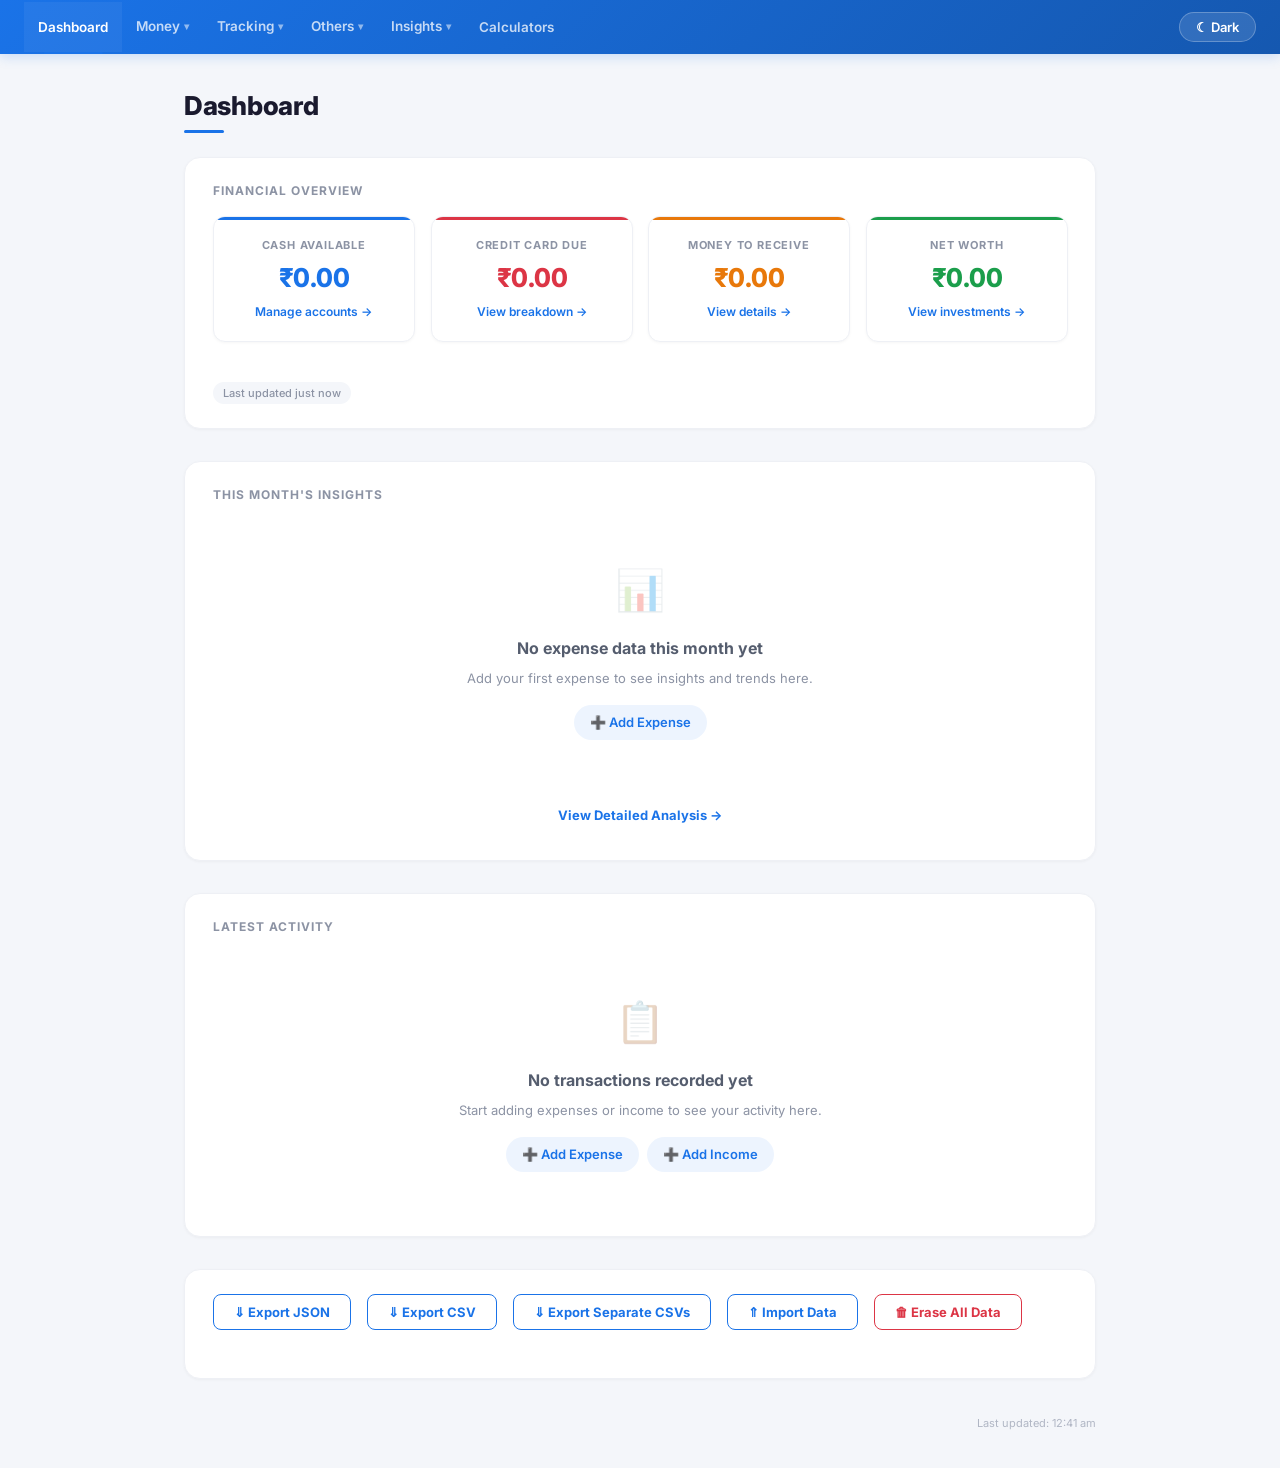
<file: index.html>
<!DOCTYPE html>
<html lang="en">
<head>
  <meta charset="UTF-8">
  <meta name="viewport" content="width=device-width, initial-scale=1.0">
  <title>Finance Tracker – Dashboard</title>
  <link rel="stylesheet" href="css/design-system.css">
  <link rel="stylesheet" href="css/styles.css">
  <link rel="stylesheet" href="css/components.css">
  <link rel="stylesheet" href="css/darkmode.css">
  <link rel="stylesheet" href="css/animations.css">
  <link rel="stylesheet" href="css/responsive.css">
</head>
<body>
  <nav data-app-nav data-active="dashboard" data-base-path="root"></nav>
  <script src="js/components/navbar.js"></script>

  <div class="container">
    <h1>Dashboard</h1>

    <!-- 1. Financial Overview -->
    <div class="dash-section">
      <div class="dash-section-title">Financial Overview</div>
      <div class="cards cards--overview">
        <div class="card balance">
          <h3>Cash Available</h3>
          <div class="amount" id="availableBalance">&#8377;0</div>
          <a href="views/accounts.html" class="card-action">Manage accounts &rarr;</a>
        </div>
        <div class="card expense">
          <h3>Credit Card Due</h3>
          <div class="amount" id="ccOutstanding">&#8377;0</div>
          <a href="views/accounts.html" class="card-action">View breakdown &rarr;</a>
        </div>
        <div class="card savings">
          <h3>Money to Receive</h3>
          <div class="amount" id="lendingPending">&#8377;0</div>
          <a href="views/lending.html" class="card-action">View details &rarr;</a>
        </div>
        <div class="card income">
          <h3>Net Worth</h3>
          <div class="amount" id="netWorthAmount">&#8377;0</div>
          <a href="views/investments.html" class="card-action">View investments &rarr;</a>
        </div>
      </div>
      <div id="dashIndicators" class="dash-indicators"></div>
      <div id="dashSignals" class="dash-signals"></div>
    </div>

    <!-- 2. Financial Health Score -->
    <div class="dash-section" id="healthScoreSection">
      <div class="dash-section-title">&#x1F3AF; Financial Health Score</div>
      <div class="health-score-wrap">
        <div class="health-score-ring-wrap">
          <svg class="health-ring" viewBox="0 0 120 120" width="120" height="120">
            <circle class="health-ring-bg" cx="60" cy="60" r="52" fill="none" stroke-width="10"/>
            <circle class="health-ring-fill" id="healthRingFill" cx="60" cy="60" r="52" fill="none" stroke-width="10"
              stroke-dasharray="326.73" stroke-dashoffset="326.73" transform="rotate(-90 60 60)"/>
          </svg>
          <div class="health-score-center">
            <div class="health-score-num" id="healthScoreNum">–</div>
            <div class="health-score-label">/ 100</div>
          </div>
        </div>
        <div class="health-score-factors">
          <div class="health-factor" id="hf-savings">
            <span class="hf-icon">&#x1F4B0;</span>
            <div class="hf-body">
              <div class="hf-name">Savings Rate</div>
              <div class="hf-bar"><div class="hf-bar-fill" id="hfSavingsBar"></div></div>
            </div>
            <span class="hf-score" id="hfSavingsScore">–</span>
          </div>
          <div class="health-factor" id="hf-budget">
            <span class="hf-icon">&#x1F4CB;</span>
            <div class="hf-body">
              <div class="hf-name">Budget Control</div>
              <div class="hf-bar"><div class="hf-bar-fill" id="hfBudgetBar"></div></div>
            </div>
            <span class="hf-score" id="hfBudgetScore">–</span>
          </div>
          <div class="health-factor" id="hf-lending">
            <span class="hf-icon">&#x1F91D;</span>
            <div class="hf-body">
              <div class="hf-name">Lending Exposure</div>
              <div class="hf-bar"><div class="hf-bar-fill" id="hfLendingBar"></div></div>
            </div>
            <span class="hf-score" id="hfLendingScore">–</span>
          </div>
          <div class="health-factor" id="hf-trend">
            <span class="hf-icon">&#x1F4C9;</span>
            <div class="hf-body">
              <div class="hf-name">Expense Trend</div>
              <div class="hf-bar"><div class="hf-bar-fill" id="hfTrendBar"></div></div>
            </div>
            <span class="hf-score" id="hfTrendScore">–</span>
          </div>
        </div>
        <div class="health-score-verdict" id="healthVerdict"></div>
      </div>
    </div>

    <!-- 3. This Month's Insights -->
    <div class="dash-section">
      <div class="dash-section-title">This Month's Insights</div>
      <div class="insight-grid" id="insightGrid"></div>
      <a href="views/analytics.html" class="section-action-link">View Detailed Analysis &rarr;</a>
    </div>

    <!-- Budget Warnings -->
    <div id="budgetWarningsSection" style="display:none;" class="dash-section">
      <div class="dash-section-title">&#9888; Budget Warnings</div>
      <div id="budgetWarnings" class="budget-warning-bar"></div>
    </div>

    <!-- 3. Latest Activity -->
    <div class="dash-section">
      <div class="dash-section-title">Latest Activity</div>
      <div id="latestActivity" class="latest-activity"></div>
    </div>

    <!-- Recurring Added Today -->
    <div id="recurringTodaySection" style="display:none;" class="dash-section">
      <div class="dash-section-title">&#128260; Auto-added Today (Recurring)</div>
      <div id="recurringToday" class="recurring-today-list"></div>
    </div>

    <!-- Export/Import -->
    <div class="dash-section dash-section--export">
      <button class="btn-export" onclick="exportData()">&#8659; Export JSON</button>
      <button class="btn-export" onclick="exportCSV()" style="margin-left:8px;">&#8659; Export CSV</button>
      <button class="btn-export" onclick="exportSeparateCSV()" style="margin-left:8px;">&#8659; Export Separate CSVs</button>
      <button class="btn-export" onclick="importData()" style="margin-left:8px;">&#8657; Import Data</button>
      <button class="btn-export btn-export-danger" onclick="eraseAllData()" style="margin-left:8px;">&#128465; Erase All Data</button>
    </div>

  </div>

  <script src="js/utils/utils.js"></script>
  <script src="js/storage/storageAdapter.js"></script>
  <script src="js/data/dataService.js"></script>
  <script src="js/services/transactionService.js"></script>
  <script src="js/services/appState.js"></script>
  <script src="js/utils/formatters.js"></script>
  <script src="js/templates/templates.js"></script>
  <script src="js/cache/selectors.js"></script>
  <script src="js/validation/validationCore.js"></script>
  <script src="js/validation/amountValidator.js"></script>
  <script src="js/validation/accountValidator.js"></script>
  <script src="js/validation/lendingValidator.js"></script>
  <script src="js/validation/calculatorValidator.js"></script>
  <script src="js/storage/restApiAdapter.js"></script>
  <script src="js/services/filterService.js"></script>
  <script src="js/services/accountService.js"></script>
  <script src="js/components/metricCard.js"></script>
  <script src="js/components/sectionHeader.js"></script>
  <script src="js/components/emptyState.js"></script>
  <script src="js/components/chartCard.js"></script>
  <script src="js/ui/dashboard.js"></script>
</body>
</html>
</file>
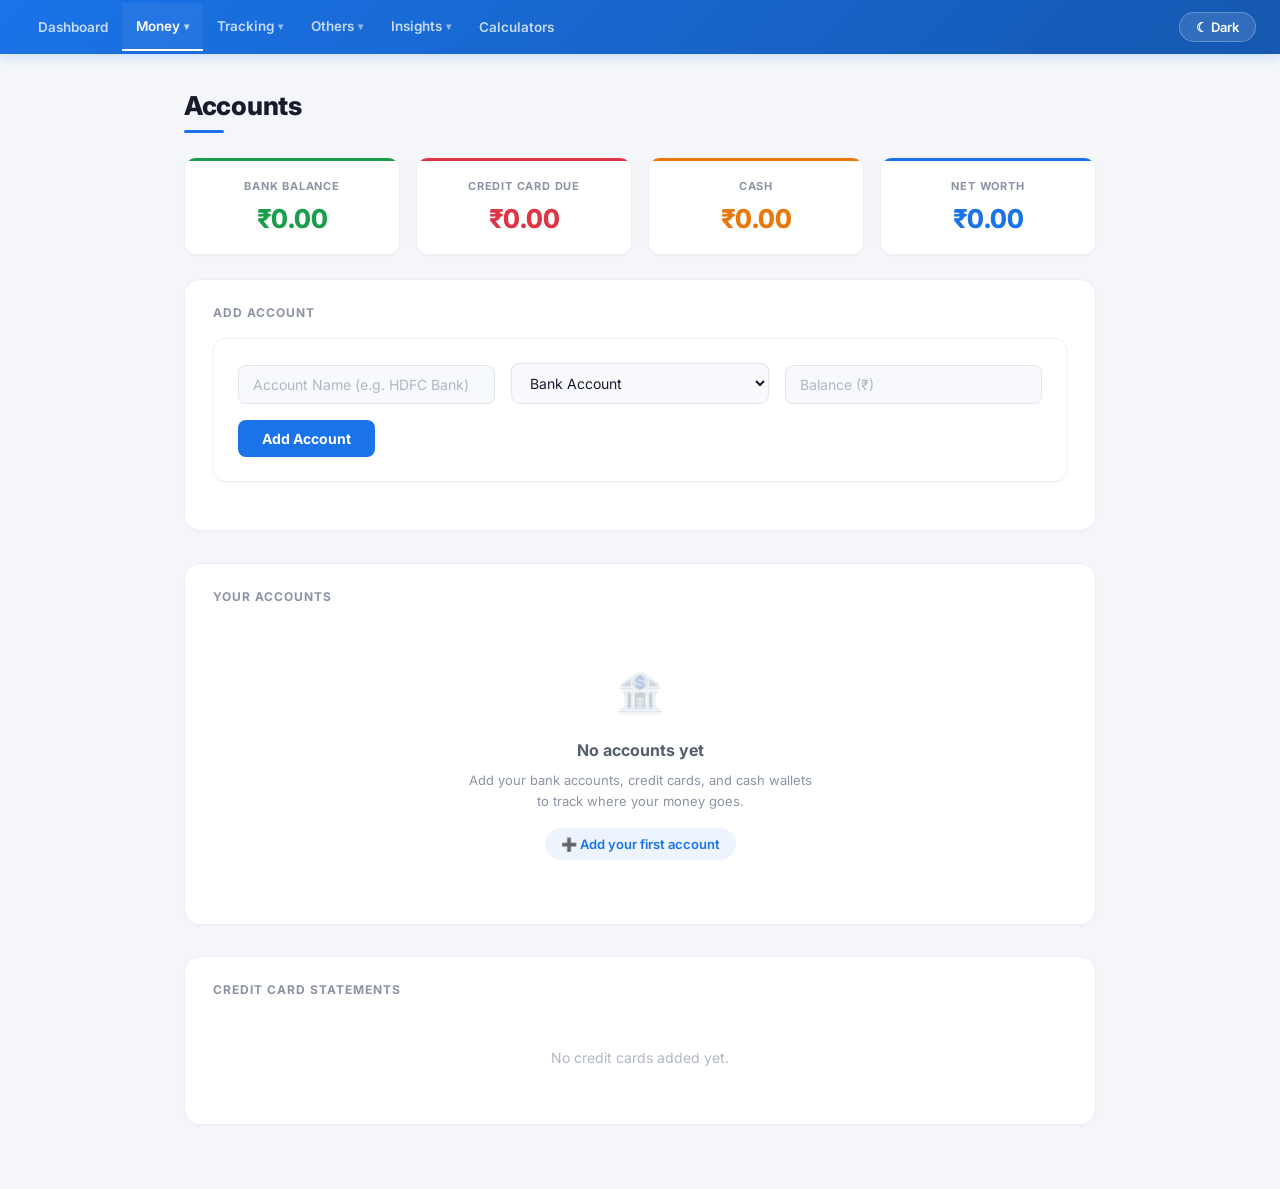
<file: views/accounts.html>
<!DOCTYPE html>
<html lang="en">
<head>
  <meta charset="UTF-8">
  <meta name="viewport" content="width=device-width, initial-scale=1.0">
  <title>Finance Tracker – Accounts</title>
    <link rel="stylesheet" href="../css/design-system.css">
  <link rel="stylesheet" href="../css/styles.css">
  <link rel="stylesheet" href="../css/components.css">
  <link rel="stylesheet" href="../css/darkmode.css">
  <link rel="stylesheet" href="../css/animations.css">
  <link rel="stylesheet" href="../css/responsive.css">
</head>
<body>
  <nav data-app-nav data-active="accounts" data-base-path="views"></nav>
  <script src="../js/components/navbar.js"></script>

  <div class="container">
    <h1>Accounts</h1>

    <!-- Summary cards -->
    <div class="cards" style="margin-bottom: 24px;">
      <div class="card income">
        <h3>Bank Balance</h3>
        <div class="amount" id="bankTotalDisplay">&#8377;0</div>
      </div>
      <div class="card expense">
        <h3>Credit Card Due</h3>
        <div class="amount" id="ccTotalDisplay">&#8377;0</div>
      </div>
      <div class="card savings">
        <h3>Cash</h3>
        <div class="amount" id="cashTotalDisplay">&#8377;0</div>
      </div>
      <div class="card balance">
        <h3>Net Worth</h3>
        <div class="amount" id="netWorthDisplay">&#8377;0</div>
      </div>
    </div>

    <!-- Add / Edit Account -->
    <div class="dash-section">
      <div class="dash-section-title">Add Account</div>
      <div class="form-group">
        <input id="accName" placeholder="Account Name (e.g. HDFC Bank)" maxlength="40">
        <select id="accType" onchange="toggleCCFields()">
          <option value="bank">Bank Account</option>
          <option value="credit">Credit Card</option>
          <option value="cash">Cash</option>
        </select>
        <input id="accBalance" placeholder="Balance (&#8377;)" type="number" step="0.01">
        <input id="accBillingDay" type="number" min="1" max="31" placeholder="Billing Day" value="1" style="display:none;">
        <input id="accDueDay" type="number" min="1" max="31" placeholder="Due Day" value="15" style="display:none;">
        <button id="accSubmitBtn" onclick="addAccount()">Add Account</button>
        <button id="accCancelBtn" class="btn-cancel" onclick="cancelEditAccount()" style="display:none;">Cancel</button>
      </div>
    </div>

    <!-- Account List -->
    <div class="dash-section">
      <div class="dash-section-title">Your Accounts</div>
      <div id="accountList"></div>
    </div>

    <!-- Credit Card Statements -->
    <div class="dash-section">
      <div class="dash-section-title">Credit Card Statements</div>
      <div id="ccStatements"></div>
    </div>
  </div>

  <script src="../js/utils/utils.js"></script>
  <script src="../js/storage/storageAdapter.js"></script>
  <script src="../js/components/metricCard.js"></script>
  <script src="../js/components/sectionHeader.js"></script>
  <script src="../js/components/emptyState.js"></script>
  <script src="../js/components/chartCard.js"></script>
  <script src="../js/data/dataService.js"></script>
  <script src="../js/services/transactionService.js"></script>
  <script src="../js/services/appState.js"></script>
  <script src="../js/utils/formatters.js"></script>
  <script src="../js/templates/templates.js"></script>
  <script src="../js/cache/selectors.js"></script>
  <script src="../js/validation/validationCore.js"></script>
  <script src="../js/validation/amountValidator.js"></script>
  <script src="../js/validation/accountValidator.js"></script>
  <script src="../js/validation/lendingValidator.js"></script>
  <script src="../js/validation/calculatorValidator.js"></script>
  <script src="../js/storage/restApiAdapter.js"></script>
  <script src="../js/services/filterService.js"></script>
  <script src="../js/services/accountService.js"></script>
  <script src="../js/ui/accounts.js"></script>
</body>
</html>
</file>
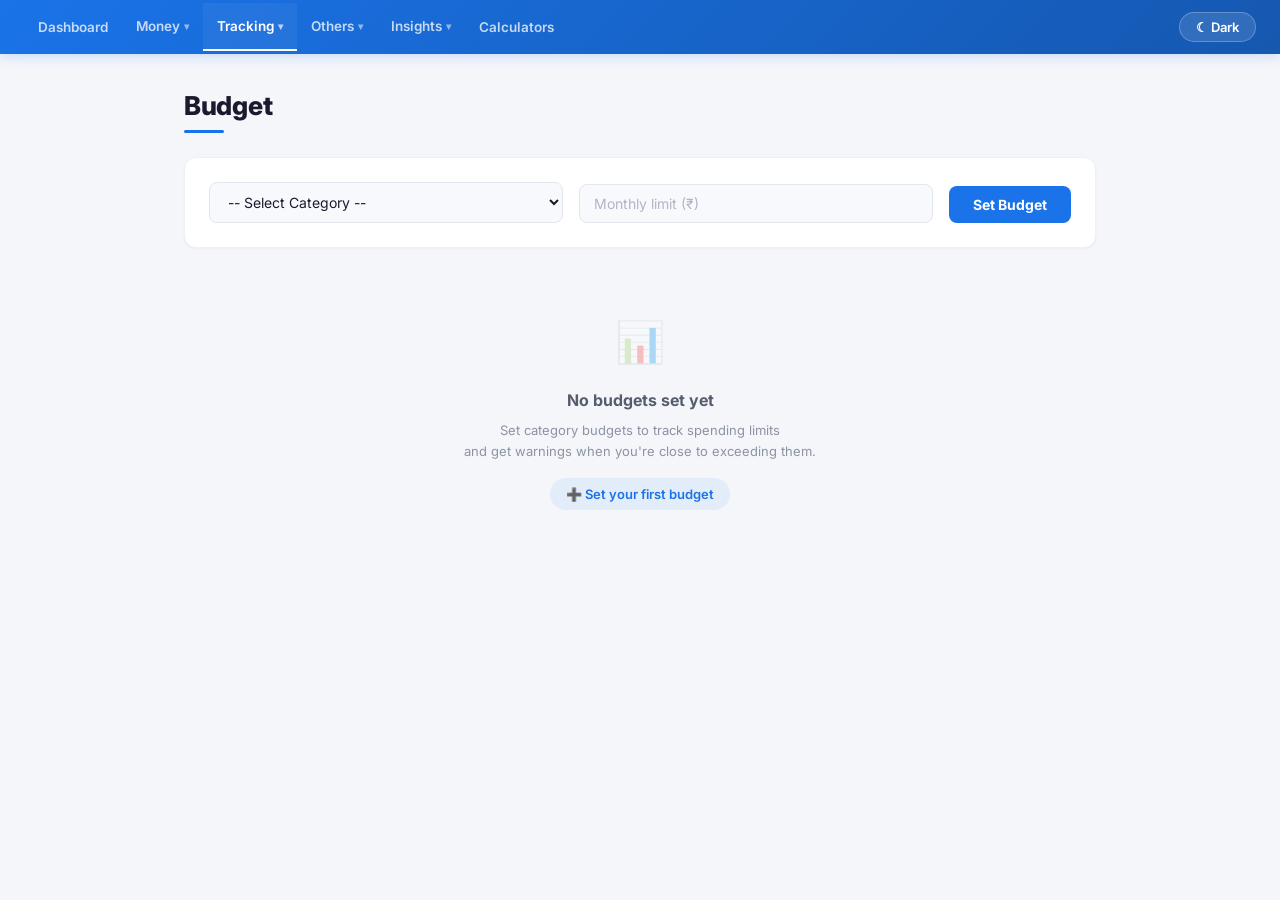
<file: views/budget.html>
<!DOCTYPE html>
<html lang="en">
<head>
  <meta charset="UTF-8">
  <meta name="viewport" content="width=device-width, initial-scale=1.0">
  <title>Finance Tracker – Budget</title>
    <link rel="stylesheet" href="../css/design-system.css">
  <link rel="stylesheet" href="../css/styles.css">
  <link rel="stylesheet" href="../css/components.css">
  <link rel="stylesheet" href="../css/darkmode.css">
  <link rel="stylesheet" href="../css/animations.css">
  <link rel="stylesheet" href="../css/responsive.css">
</head>
<body>
  <nav data-app-nav data-active="budget" data-base-path="views"></nav>
  <script src="../js/components/navbar.js"></script>

  <div class="container">
    <h1>Budget</h1>

    <div class="form-group">
      <select id="budgetCategory">
        <option value="">Select Category</option>
      </select>
      <input id="budgetAmount" type="number" min="0" step="0.01" placeholder="Monthly limit (₹)">
      <button onclick="setBudgetFromForm()">Set Budget</button>
    </div>

    <div id="budgetList"></div>
  </div>

  <script src="../js/utils/utils.js"></script>
  <script src="../js/storage/storageAdapter.js"></script>
  <script src="../js/components/metricCard.js"></script>
  <script src="../js/components/sectionHeader.js"></script>
  <script src="../js/components/emptyState.js"></script>
  <script src="../js/components/chartCard.js"></script>
  <script src="../js/data/dataService.js"></script>
  <script src="../js/services/transactionService.js"></script>
  <script src="../js/services/appState.js"></script>
  <script src="../js/utils/formatters.js"></script>
  <script src="../js/templates/templates.js"></script>
  <script src="../js/cache/selectors.js"></script>
  <script src="../js/validation/validationCore.js"></script>
  <script src="../js/validation/amountValidator.js"></script>
  <script src="../js/validation/accountValidator.js"></script>
  <script src="../js/validation/lendingValidator.js"></script>
  <script src="../js/validation/calculatorValidator.js"></script>
  <script src="../js/storage/restApiAdapter.js"></script>
  <script src="../js/services/filterService.js"></script>
  <script src="../js/services/accountService.js"></script>
  <script src="../js/ui/budget.js"></script>
</body>
</html>
</file>
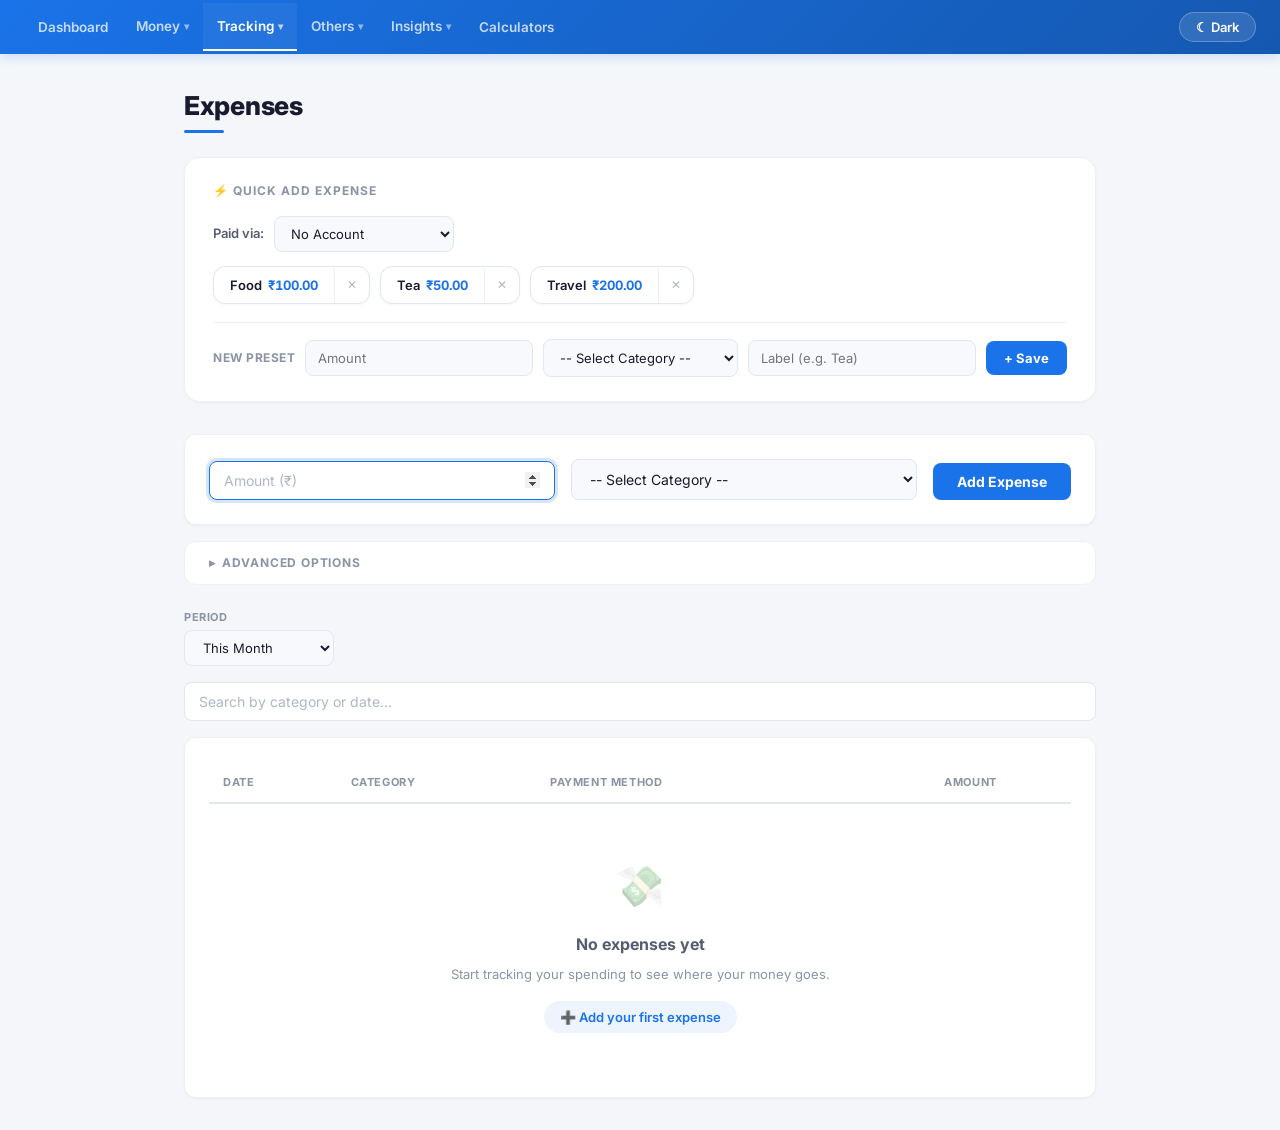
<file: views/expenses.html>
<!DOCTYPE html>
<html lang="en">
<head>
  <meta charset="UTF-8">
  <meta name="viewport" content="width=device-width, initial-scale=1.0">
  <title>Finance Tracker – Expenses</title>
    <link rel="stylesheet" href="../css/design-system.css">
  <link rel="stylesheet" href="../css/styles.css">
  <link rel="stylesheet" href="../css/components.css">
  <link rel="stylesheet" href="../css/darkmode.css">
  <link rel="stylesheet" href="../css/animations.css">
  <link rel="stylesheet" href="../css/responsive.css">
</head>
<body>
  <nav data-app-nav data-active="expenses" data-base-path="views"></nav>
  <script src="../js/components/navbar.js"></script>

  <div class="container">
    <h1>Expenses</h1>

    <!-- Quick Add Section -->
    <div class="dash-section dash-section--quick-add">
      <div class="dash-section-title">&#9889; Quick Add Expense</div>
      <div class="qa-account-row">
        <span class="qa-account-label">Paid via:</span>
        <select id="qaAccount"></select>
        <span id="qaAccountFeedback" class="account-feedback"></span>
      </div>
      <div id="quickAddBar" class="quick-add-bar"></div>
      <div class="quick-add-manage">
        <span class="quick-add-manage-label">New preset</span>
        <input type="number" id="qaAmount" placeholder="Amount" min="1">
        <select id="qaCategory"></select>
        <input type="text" id="qaLabel" placeholder="Label (e.g. Tea)" maxlength="20">
        <button class="qa-save-btn" onclick="saveQuickPreset()">+ Save</button>
      </div>
    </div>

    <div class="form-group">
      <input id="amount" placeholder="Amount (₹)" type="number" min="0" step="0.01">
      <select id="category">
        <option value="">Select Category</option>
      </select>
      <button id="submitBtn" onclick="addExpense()">Add Expense</button>
      <button id="cancelBtn" class="btn-cancel" onclick="cancelEdit()" style="display:none;">Cancel</button>
    </div>
    <details class="form-advanced">
      <summary>Advanced Options</summary>
      <div class="form-advanced-body">
        <select id="expAccount"></select>
        <div id="expAccountFeedback" class="account-feedback"></div>
        <input id="date" type="date">
        <p class="form-hint">💡 Tip: selecting an account improves tracking</p>
      </div>
    </details>

    <div class="filter-row">
      <div class="filter-row-group">
        <label class="filter-row-label">Period</label>
        <select id="filterPeriod" onchange="setFilter(this.value)">
          <option value="this-month" selected>This Month</option>
          <option value="last-month">Last Month</option>
          <option value="all">All</option>
          <option value="custom">Custom Range</option>
        </select>
      </div>
      <span class="filter-range" id="rangeInputs">
        <input type="date" id="filterFrom">
        <span>to</span>
        <input type="date" id="filterTo">
        <button class="filter-btn" onclick="applyCustomRange()">Apply</button>
      </span>
    </div>

    <div class="search-bar">
      <input type="text" id="searchInput" placeholder="Search by category or date…" oninput="debouncedExpenseSearch(this.value)">
    </div>

    <div class="table-wrap">
      <table>
        <thead>
          <tr>
            <th>Date</th>
            <th>Category</th>
            <th>Payment Method</th>
            <th>Amount</th>
            <th></th>
          </tr>
        </thead>
        <tbody id="expenseList"></tbody>
      </table>
      <p class="empty-msg" id="emptyMsg">No expenses yet.</p>
      <div id="expenseTotal" class="table-total"></div>
    </div>
  </div>

  <script src="../js/utils/utils.js"></script>
  <script src="../js/storage/storageAdapter.js"></script>
  <script src="../js/components/metricCard.js"></script>
  <script src="../js/components/sectionHeader.js"></script>
  <script src="../js/components/emptyState.js"></script>
  <script src="../js/components/chartCard.js"></script>
  <script src="../js/data/dataService.js"></script>
  <script src="../js/services/transactionService.js"></script>
  <script src="../js/services/appState.js"></script>
  <script src="../js/utils/formatters.js"></script>
  <script src="../js/templates/templates.js"></script>
  <script src="../js/cache/selectors.js"></script>
  <script src="../js/validation/validationCore.js"></script>
  <script src="../js/validation/amountValidator.js"></script>
  <script src="../js/validation/accountValidator.js"></script>
  <script src="../js/validation/lendingValidator.js"></script>
  <script src="../js/validation/calculatorValidator.js"></script>
  <script src="../js/storage/restApiAdapter.js"></script>
  <script src="../js/services/filterService.js"></script>
  <script src="../js/services/filterStateService.js"></script>
  <script src="../js/services/expenseService.js"></script>
  <script src="../js/services/accountService.js"></script>
  <script src="../js/ui/expenses.js"></script>
</body>
</html>
</file>
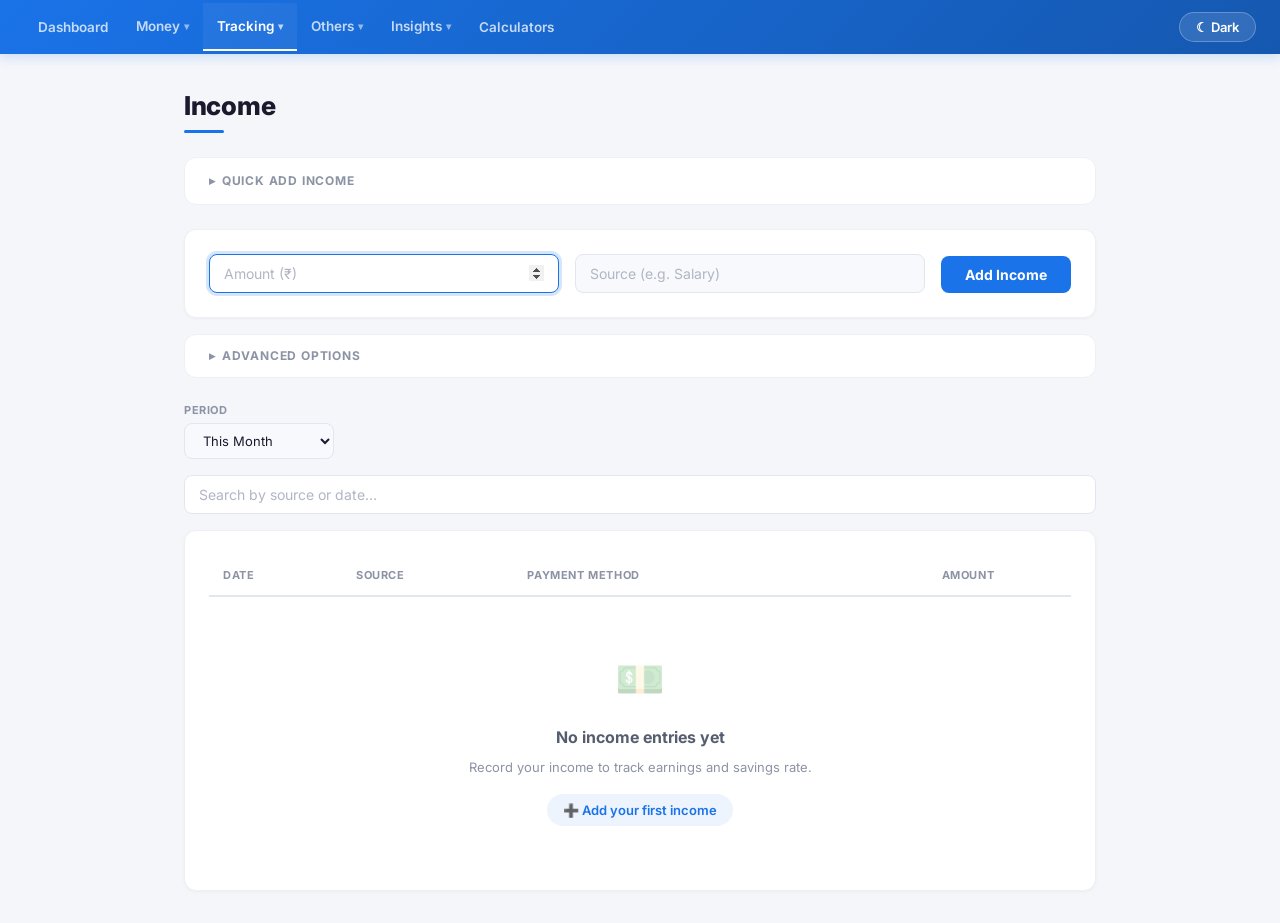
<file: views/income.html>
<!DOCTYPE html>
<html lang="en">
<head>
  <meta charset="UTF-8">
  <meta name="viewport" content="width=device-width, initial-scale=1.0">
  <title>Finance Tracker – Income</title>
    <link rel="stylesheet" href="../css/design-system.css">
  <link rel="stylesheet" href="../css/styles.css">
  <link rel="stylesheet" href="../css/components.css">
  <link rel="stylesheet" href="../css/darkmode.css">
  <link rel="stylesheet" href="../css/animations.css">
  <link rel="stylesheet" href="../css/responsive.css">
</head>
<body>
  <nav data-app-nav data-active="income" data-base-path="views"></nav>
  <script src="../js/components/navbar.js"></script>

  <div class="container">
    <h1>Income</h1>

    <!-- Quick Add Income -->
    <details class="expandable-section">
      <summary class="expandable-header">Quick Add Income</summary>
      <div class="expandable-body">
        <div class="quick-add-bar" id="incQuickAddBar"></div>
        <div class="quick-add-manage" style="grid-template-columns: auto 1fr 1fr auto;">
          <span class="quick-add-manage-label">New preset</span>
          <input type="number" id="incQaAmount" placeholder="Amount" min="1">
          <input type="text" id="incQaSource" placeholder="Source (e.g. Freelance)" maxlength="30">
          <button class="qa-save-btn" onclick="saveIncomePreset()">+ Save</button>
        </div>
      </div>
    </details>

    <div class="form-group">
      <input id="incomeAmount" placeholder="Amount (&#8377;)" type="number" min="0" step="0.01">
      <input id="incomeSource" placeholder="Source (e.g. Salary)">
      <button id="submitBtn" onclick="addIncome()">Add Income</button>
      <button id="cancelBtn" class="btn-cancel" onclick="cancelEdit()" style="display:none;">Cancel</button>
    </div>
    <details class="form-advanced">
      <summary>Advanced Options</summary>
      <div class="form-advanced-body">
        <select id="incAccount"></select>
        <div id="incAccountFeedback" class="account-feedback"></div>
        <input id="incomeDate" type="date">
        <p class="form-hint">💡 Tip: selecting an account improves tracking</p>
      </div>
    </details>

    <div class="filter-row">
      <div class="filter-row-group">
        <label class="filter-row-label">Period</label>
        <select id="filterPeriod" onchange="setFilter(this.value)">
          <option value="this-month" selected>This Month</option>
          <option value="last-month">Last Month</option>
          <option value="all">All</option>
          <option value="custom">Custom Range</option>
        </select>
      </div>
      <span class="filter-range" id="rangeInputs">
        <input type="date" id="filterFrom">
        <span>to</span>
        <input type="date" id="filterTo">
        <button class="filter-btn" onclick="applyCustomRange()">Apply</button>
      </span>
    </div>

    <div class="search-bar">
      <input type="text" id="searchInput" placeholder="Search by source or date…" oninput="debouncedIncomeSearch(this.value)">
    </div>

    <div class="table-wrap">
      <table>
        <thead>
          <tr>
            <th>Date</th>
            <th>Source</th>
            <th>Payment Method</th>
            <th>Amount</th>
            <th></th>
          </tr>
        </thead>
        <tbody id="incomeList"></tbody>
      </table>
      <p class="empty-msg" id="emptyMsg">No income entries yet.</p>
      <div id="incomeTotal" class="table-total"></div>
    </div>
  </div>

  <script src="../js/utils/utils.js"></script>
  <script src="../js/storage/storageAdapter.js"></script>
  <script src="../js/components/metricCard.js"></script>
  <script src="../js/components/sectionHeader.js"></script>
  <script src="../js/components/emptyState.js"></script>
  <script src="../js/components/chartCard.js"></script>
  <script src="../js/data/dataService.js"></script>
  <script src="../js/services/transactionService.js"></script>
  <script src="../js/services/appState.js"></script>
  <script src="../js/utils/formatters.js"></script>
  <script src="../js/templates/templates.js"></script>
  <script src="../js/cache/selectors.js"></script>
  <script src="../js/validation/validationCore.js"></script>
  <script src="../js/validation/amountValidator.js"></script>
  <script src="../js/validation/accountValidator.js"></script>
  <script src="../js/validation/lendingValidator.js"></script>
  <script src="../js/validation/calculatorValidator.js"></script>
  <script src="../js/storage/restApiAdapter.js"></script>
  <script src="../js/services/filterService.js"></script>
  <script src="../js/services/filterStateService.js"></script>
  <script src="../js/services/incomeService.js"></script>
  <script src="../js/services/accountService.js"></script>
  <script src="../js/ui/income.js"></script>
</body>
</html>
</file>
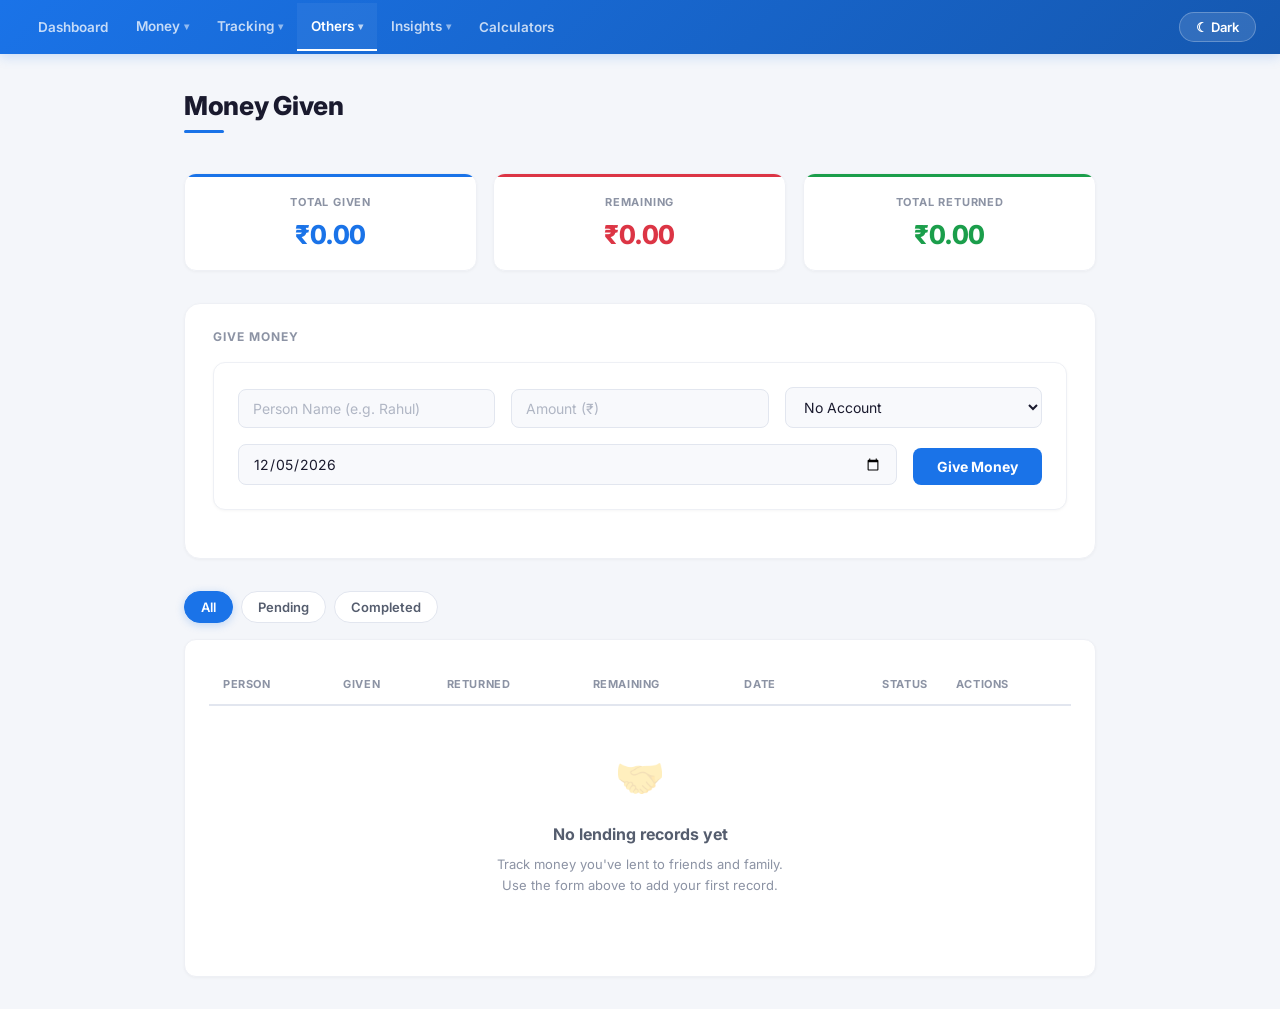
<file: views/lending.html>
<!DOCTYPE html>
<html lang="en">
<head>
  <meta charset="UTF-8">
  <meta name="viewport" content="width=device-width, initial-scale=1.0">
  <title>Finance Tracker – Money Given</title>
    <link rel="stylesheet" href="../css/design-system.css">
  <link rel="stylesheet" href="../css/styles.css">
  <link rel="stylesheet" href="../css/components.css">
  <link rel="stylesheet" href="../css/darkmode.css">
  <link rel="stylesheet" href="../css/animations.css">
  <link rel="stylesheet" href="../css/responsive.css">
</head>
<body>
  <nav data-app-nav data-active="lending" data-base-path="views"></nav>
  <script src="../js/components/navbar.js"></script>

  <div class="container">
    <h1>Money Given</h1>

    <!-- Lending Signals -->
    <div class="lending-signals" id="lendingSignals"></div>

    <!-- Summary Cards -->
    <div class="cards">
      <div class="card balance">
        <h3>Total Given</h3>
        <div class="amount" id="totalLent">&#8377;0</div>
      </div>
      <div class="card expense">
        <h3>Remaining</h3>
        <div class="amount" id="totalPending">&#8377;0</div>
      </div>
      <div class="card income">
        <h3>Total Returned</h3>
        <div class="amount" id="totalRecovered">&#8377;0</div>
      </div>
    </div>

    <!-- Add Lending Form -->
    <div class="dash-section">
      <div class="dash-section-title">Give Money</div>
      <div class="form-group">
        <input id="lendPerson" placeholder="Person Name (e.g. Rahul)" maxlength="40">
        <input id="lendAmount" placeholder="Amount (&#8377;)" type="number" min="1" step="0.01">
        <select id="lendAccount"></select>
        <input id="lendDate" type="date">
        <button onclick="addNewLending()">Give Money</button>
      </div>
    </div>

    <!-- Record Return Form (hidden by default) -->
    <div class="dash-section" id="returnSection" style="display:none;">
      <div class="dash-section-title" id="returnTitle">Record Return</div>
      <div class="form-group">
        <input id="returnAmount" placeholder="Amount Returned (&#8377;)" type="number" min="1" step="0.01">
        <select id="returnAccount"></select>
        <input id="returnDate" type="date">
        <button onclick="recordReturn()">Record Return</button>
        <button class="btn-cancel" onclick="cancelReturn()">Cancel</button>
      </div>
    </div>

    <!-- Filter -->
    <div class="filter-bar">
      <button class="filter-btn active" data-filter="all" onclick="setLendFilter('all')">All</button>
      <button class="filter-btn" data-filter="pending" onclick="setLendFilter('pending')">Pending</button>
      <button class="filter-btn" data-filter="completed" onclick="setLendFilter('completed')">Completed</button>
    </div>

    <!-- Lending List -->
    <div class="table-wrap">
      <table>
        <thead>
          <tr>
            <th>Person</th>
            <th>Given</th>
            <th>Returned</th>
            <th>Remaining</th>
            <th>Date</th>
            <th>Status</th>
            <th>Actions</th>
          </tr>
        </thead>
        <tbody id="lendingBody"></tbody>
      </table>
      <p class="empty-msg" id="lendingEmpty" style="display:none;">No lending records yet.</p>
    </div>

    <!-- Drilldown: Transaction History -->
    <div id="paymentHistory" class="dash-section lending-history-section" style="display:none;">
      <div class="dash-section-title" id="paymentHistoryTitle">Transaction History</div>
      <div class="lending-history-summary" id="histSummary"></div>
      <div class="table-wrap">
        <table>
          <thead>
            <tr>
              <th>Type</th>
              <th>Date</th>
              <th>Amount</th>
              <th>Account</th>
            </tr>
          </thead>
          <tbody id="paymentHistoryBody"></tbody>
        </table>
        <p class="empty-msg" id="historyEmpty" style="display:none;">No transactions yet.</p>
      </div>
    </div>
  </div>

  <script src="../js/utils/utils.js"></script>
  <script src="../js/storage/storageAdapter.js"></script>
  <script src="../js/components/metricCard.js"></script>
  <script src="../js/components/sectionHeader.js"></script>
  <script src="../js/components/emptyState.js"></script>
  <script src="../js/components/chartCard.js"></script>
  <script src="../js/data/dataService.js"></script>
  <script src="../js/services/transactionService.js"></script>
  <script src="../js/services/appState.js"></script>
  <script src="../js/utils/formatters.js"></script>
  <script src="../js/templates/templates.js"></script>
  <script src="../js/cache/selectors.js"></script>
  <script src="../js/validation/validationCore.js"></script>
  <script src="../js/validation/amountValidator.js"></script>
  <script src="../js/validation/accountValidator.js"></script>
  <script src="../js/validation/lendingValidator.js"></script>
  <script src="../js/validation/calculatorValidator.js"></script>
  <script src="../js/storage/restApiAdapter.js"></script>
  <script src="../js/services/filterService.js"></script>
  <script src="../js/services/accountService.js"></script>
  <script src="../js/ui/lending.js"></script>
</body>
</html>
</file>
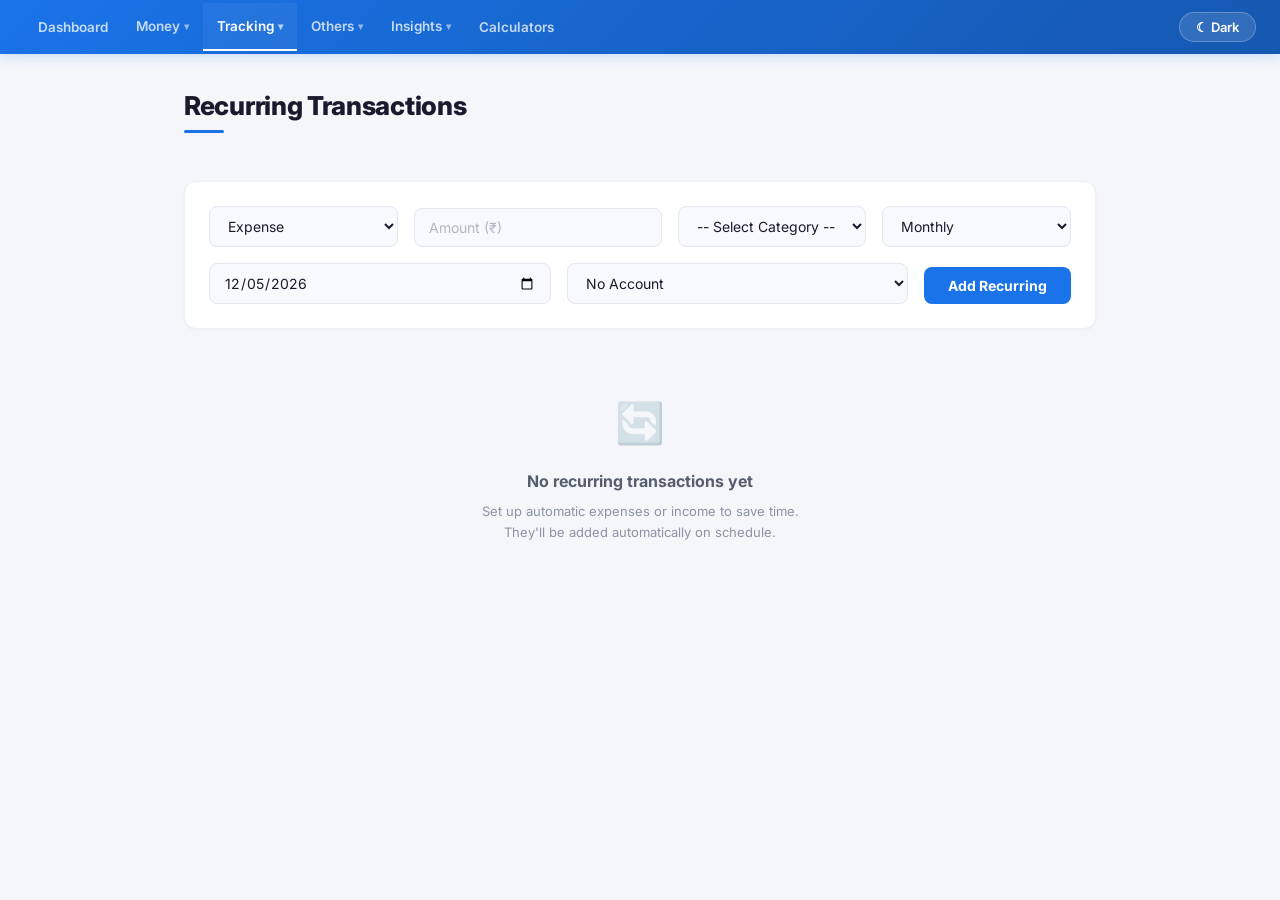
<file: views/recurring.html>
<!DOCTYPE html>
<html lang="en">
<head>
  <meta charset="UTF-8">
  <meta name="viewport" content="width=device-width, initial-scale=1.0">
  <title>Finance Tracker – Recurring</title>
    <link rel="stylesheet" href="../css/design-system.css">
  <link rel="stylesheet" href="../css/styles.css">
  <link rel="stylesheet" href="../css/components.css">
  <link rel="stylesheet" href="../css/darkmode.css">
  <link rel="stylesheet" href="../css/animations.css">
  <link rel="stylesheet" href="../css/responsive.css">
</head>
<body>
  <nav data-app-nav data-active="recurring" data-base-path="views"></nav>
  <script src="../js/components/navbar.js"></script>

  <div class="container">
    <h1>Recurring Transactions</h1>

    <!-- Recurring Signals -->
    <div class="recurring-signals" id="recurringSignals"></div>

    <div class="form-group">
      <select id="recurType" onchange="updateCatSrcLabel()">
        <option value="expense">Expense</option>
        <option value="income">Income</option>
      </select>
      <input id="recurAmount" placeholder="Amount (&#8377;)" type="number" min="0" step="0.01">
      <select id="recurCategory">
        <option value="">Select Category</option>
      </select>
      <input id="recurSource" placeholder="Source (e.g. Salary)" style="display:none;">
      <select id="recurFreq">
        <option value="daily">Daily</option>
        <option value="weekly">Weekly</option>
        <option value="monthly" selected>Monthly</option>
      </select>
      <input id="recurStart" type="date">
      <select id="recurAccount"></select>
      <button onclick="addRecurring()">Add Recurring</button>
    </div>

    <div id="recurringList"></div>
  </div>

  <script src="../js/utils/utils.js"></script>
  <script src="../js/storage/storageAdapter.js"></script>
  <script src="../js/components/metricCard.js"></script>
  <script src="../js/components/sectionHeader.js"></script>
  <script src="../js/components/emptyState.js"></script>
  <script src="../js/components/chartCard.js"></script>
  <script src="../js/data/dataService.js"></script>
  <script src="../js/services/transactionService.js"></script>
  <script src="../js/services/appState.js"></script>
  <script src="../js/utils/formatters.js"></script>
  <script src="../js/templates/templates.js"></script>
  <script src="../js/cache/selectors.js"></script>
  <script src="../js/validation/validationCore.js"></script>
  <script src="../js/validation/amountValidator.js"></script>
  <script src="../js/validation/accountValidator.js"></script>
  <script src="../js/validation/lendingValidator.js"></script>
  <script src="../js/validation/calculatorValidator.js"></script>
  <script src="../js/storage/restApiAdapter.js"></script>
  <script src="../js/services/filterService.js"></script>
  <script src="../js/services/accountService.js"></script>
  <script src="../js/ui/recurring.js"></script>
</body>
</html>
</file>
<file: css/design-system.css>
/* ═══════════════════════════════════════════════════════════════
   Finance Tracker — Design System Tokens
   Single source of truth for colors, spacing, typography, shadows.
   Load this BEFORE styles.css.
   ═══════════════════════════════════════════════════════════════ */
@import url('https://fonts.googleapis.com/css2?family=Inter:wght@400;500;600;700;800&display=swap');

:root {
  /* ── Typography ─────────────────────────────────────── */
  --font-main: 'Inter', -apple-system, BlinkMacSystemFont, 'Segoe UI', Roboto, sans-serif;
  --font-size-xs: 11px;
  --font-size-sm: 12px;
  --font-size-base: 14px;
  --font-size-md: 16px;
  --font-size-lg: 20px;
  --font-size-xl: 28px;
  --font-size-2xl: 36px;
  --font-weight-regular: 400;
  --font-weight-medium: 500;
  --font-weight-semibold: 600;
  --font-weight-bold: 700;
  --font-weight-black: 800;

  /* ── Color Palette (Light) ──────────────────────────── */
  --primary: #1a73e8;
  --primary-hover: #1558b0;
  --primary-light: rgba(26,115,232,0.08);
  --primary-ring: rgba(26,115,232,0.18);
  --success: #1b9e4b;
  --success-light: rgba(27,158,75,0.08);
  --warning: #e8780a;
  --warning-light: rgba(232,120,10,0.08);
  --danger: #dc3545;
  --danger-light: rgba(220,53,69,0.08);
  --text: #1a1a2e;
  --text-secondary: #555d6e;
  --text-muted: #8c93a4;
  --text-faint: #b0b6c4;
  --bg: #f4f6fa;
  --bg-card: #ffffff;
  --bg-input: #f8f9fc;
  --border: #e2e6ef;
  --border-light: #eef0f5;

  /* ── Shadows ────────────────────────────────────────── */
  --shadow-sm: 0 1px 3px rgba(0,0,0,0.04);
  --shadow-md: 0 4px 12px rgba(0,0,0,0.06);
  --shadow-lg: 0 8px 30px rgba(0,0,0,0.08);
  --shadow-hover: 0 8px 25px rgba(0,0,0,0.10);

  /* ── Radius ─────────────────────────────────────────── */
  --radius-sm: 8px;
  --radius-md: 12px;
  --radius-lg: 16px;
  --radius-pill: 100px;

  /* ── Spacing ────────────────────────────────────────── */
  --space-xs: 4px;
  --space-sm: 8px;
  --space-md: 16px;
  --space-lg: 24px;
  --space-xl: 32px;
  --space-2xl: 48px;

  /* ── Motion ─────────────────────────────────────────── */
  --transition: 0.2s ease;
  --transition-fast: 0.12s ease;
  --transition-slow: 0.32s ease;
  --ease-out: cubic-bezier(0.22, 1, 0.36, 1);
  --ease-spring: cubic-bezier(0.34, 1.56, 0.64, 1);
  --duration-instant: 80ms;
  --duration-fast: 150ms;
  --duration-base: 240ms;
  --duration-slow: 400ms;

  /* ── Z-Index Scale ──────────────────────────────────── */
  --z-base: 0;
  --z-dropdown: 100;
  --z-sticky: 200;
  --z-toast: 900;
  --z-modal: 1000;

  /* ── Extended Spacing Scale ────────────────────────── */
  --space-3xs: 2px;
  --space-2xs: 6px;
  --space-3xl: 64px;
  --space-4xl: 96px;

  /* ── Extended Radius Scale ────────────────────────── */
  --radius-xs: 4px;
  --radius-xl: 24px;
  --radius-circle: 50%;

  /* ── Premium Shadow Scale ─────────────────────────── */
  --shadow-xs: 0 1px 2px rgba(0,0,0,0.03);
  --shadow-xl: 0 20px 50px rgba(0,0,0,0.10);
  --shadow-glow-primary: 0 0 0 4px var(--primary-ring);
  --shadow-glow-success: 0 0 0 4px rgba(27,158,75,0.16);
  --shadow-glow-danger:  0 0 0 4px rgba(220,53,69,0.16);

  /* ── Surface Layers (light) ───────────────────────── */
  --surface-1: #ffffff;
  --surface-2: #f8fafc;
  --surface-3: #f1f4f9;
  --surface-overlay: rgba(255,255,255,0.72);
  --surface-glass: rgba(255,255,255,0.55);
  --surface-glass-border: rgba(255,255,255,0.65);

  /* ── Semantic Accent Tokens ───────────────────────── */
  --accent-info: #0ea5e9;
  --accent-info-light: rgba(14,165,233,0.10);
  --accent-violet: #8b5cf6;
  --accent-violet-light: rgba(139,92,246,0.10);
  --accent-teal: #14b8a6;
  --accent-teal-light: rgba(20,184,166,0.10);

  /* ── Gradient Tokens ──────────────────────────────── */
  --gradient-primary: linear-gradient(135deg, #1a73e8 0%, #5b9cf6 100%);
  --gradient-success: linear-gradient(135deg, #1b9e4b 0%, #4ade80 100%);
  --gradient-danger:  linear-gradient(135deg, #dc3545 0%, #f87171 100%);
  --gradient-premium: linear-gradient(135deg, #6366f1 0%, #8b5cf6 50%, #ec4899 100%);
  --gradient-surface: linear-gradient(180deg, var(--surface-1) 0%, var(--surface-2) 100%);

  /* ── Focus Ring ───────────────────────────────────── */
  --focus-ring: 0 0 0 3px var(--primary-ring);
  --focus-ring-danger: 0 0 0 3px rgba(220,53,69,0.30);

  /* ── Typography Scale Extended ────────────────────── */
  --line-height-tight: 1.15;
  --line-height-snug: 1.35;
  --line-height-normal: 1.55;
  --line-height-relaxed: 1.7;
  --letter-spacing-tight: -0.01em;
  --letter-spacing-wide: 0.02em;
}

/* ── Color Palette (Dark) ─────────────────────────────── */
body.dark {
  --text: #e2e4e9;
  --text-secondary: #a0a6b4;
  --text-muted: #6b7280;
  --text-faint: #4b5060;
  --bg: #0f1117;
  --bg-card: #1a1d27;
  --bg-input: #22252f;
  --border: #2e323e;
  --border-light: #262a35;
  --shadow-sm: 0 1px 3px rgba(0,0,0,0.2);
  --shadow-md: 0 4px 12px rgba(0,0,0,0.3);
  --shadow-lg: 0 8px 30px rgba(0,0,0,0.4);
  --shadow-hover: 0 8px 25px rgba(0,0,0,0.35);
  --primary: #5b9cf6;
  --primary-hover: #7bb3ff;
  --primary-light: rgba(91,156,246,0.1);
  --primary-ring: rgba(91,156,246,0.15);
  --success: #4ade80;
  --success-light: rgba(74,222,128,0.1);
  --warning: #fbbf24;
  --warning-light: rgba(251,191,36,0.1);
  --danger: #f87171;
  --danger-light: rgba(248,113,113,0.1);

  /* ── Dark Surface Layers ─────────────────────────── */
  --surface-1: #1a1d27;
  --surface-2: #22252f;
  --surface-3: #2a2e3b;
  --surface-overlay: rgba(15,17,23,0.72);
  --surface-glass: rgba(26,29,39,0.65);
  --surface-glass-border: rgba(255,255,255,0.06);

  /* ── Dark Accents ────────────────────────────────── */
  --accent-info: #38bdf8;
  --accent-info-light: rgba(56,189,248,0.12);
  --accent-violet: #a78bfa;
  --accent-violet-light: rgba(167,139,250,0.12);
  --accent-teal: #2dd4bf;
  --accent-teal-light: rgba(45,212,191,0.12);

  /* ── Dark Gradients ──────────────────────────────── */
  --gradient-primary: linear-gradient(135deg, #5b9cf6 0%, #7bb3ff 100%);
  --gradient-success: linear-gradient(135deg, #22c55e 0%, #4ade80 100%);
  --gradient-danger:  linear-gradient(135deg, #ef4444 0%, #f87171 100%);
  --gradient-premium: linear-gradient(135deg, #818cf8 0%, #a78bfa 50%, #f472b6 100%);
  --gradient-surface: linear-gradient(180deg, var(--surface-1) 0%, var(--surface-2) 100%);

  --shadow-xs: 0 1px 2px rgba(0,0,0,0.30);
  --shadow-xl: 0 20px 50px rgba(0,0,0,0.50);
  --shadow-glow-primary: 0 0 0 4px var(--primary-ring);
  --shadow-glow-success: 0 0 0 4px rgba(74,222,128,0.18);
  --shadow-glow-danger:  0 0 0 4px rgba(248,113,113,0.18);
}
</file>
<file: css/styles.css>
*, *::before, *::after { box-sizing: border-box; margin: 0; padding: 0; }

body {
  font-family: var(--font-main);
  background: var(--bg);
  color: var(--text);
  font-size: 14px;
  line-height: 1.5;
  -webkit-font-smoothing: antialiased;
}

/* ═══ Navigation ═══ */
nav {
  background: linear-gradient(135deg, #1a73e8 0%, #1558b0 100%);
  padding: 0 var(--space-lg);
  display: flex;
  align-items: center;
  height: 54px;
  box-shadow: 0 2px 12px rgba(26,115,232,0.22);
  position: sticky;
  top: 0;
  z-index: 100;
}

nav a {
  color: rgba(255,255,255,0.75);
  text-decoration: none;
  font-weight: 600;
  font-size: 13.5px;
  padding: 15px 14px;
  transition: color var(--transition), background var(--transition);
  white-space: nowrap;
  position: relative;
}

nav a:hover { color: #fff; background: rgba(255,255,255,0.07); }
nav a.active { color: #fff; background: rgba(255,255,255,0.05); }

/* ═══ Page Wrapper ═══ */
.container { max-width: 960px; margin: 0 auto; padding: var(--space-xl) var(--space-lg); }

h1 {
  font-size: 26px;
  font-weight: 800;
  margin-bottom: var(--space-lg);
  color: var(--text);
  letter-spacing: -0.3px;
}

/* ═══ Summary Cards ═══ */
.cards {
  display: grid;
  grid-template-columns: repeat(auto-fit, minmax(160px, 1fr));
  gap: var(--space-md);
  margin-bottom: var(--space-xl);
}

.card {
  background: var(--bg-card);
  border-radius: var(--radius-md);
  padding: 20px;
  text-align: center;
  box-shadow: var(--shadow-sm);
  border: 1px solid var(--border-light);
  transition: transform var(--transition), box-shadow var(--transition);
  position: relative;
  overflow: hidden;
  min-width: 0;
}

.card::before {
  content: '';
  position: absolute;
  top: 0; left: 0; right: 0;
  height: 3px;
}

.card:hover { transform: translateY(-2px); box-shadow: var(--shadow-md); }

.card h3 {
  font-size: 11px;
  color: var(--text-muted);
  margin-bottom: var(--space-sm);
  text-transform: uppercase;
  letter-spacing: 0.8px;
  font-weight: 700;
}

.card .amount {
  font-size: clamp(16px, 2.5vw, 26px);
  font-weight: 800;
  line-height: 1.2;
  word-break: break-word;
  overflow-wrap: anywhere;
  display: block;
  letter-spacing: -0.5px;
  font-variant-numeric: tabular-nums;
  white-space: normal;
}

.card.balance::before { background: var(--primary); }
.card.income::before  { background: var(--success); }
.card.expense::before { background: var(--danger); }
.card.savings::before { background: var(--warning); }
.card.balance .amount { color: var(--primary); }
.card.income  .amount { color: var(--success); }
.card.expense .amount { color: var(--danger); }
.card.savings .amount { color: var(--warning); }

/* ═══ Forms ═══ */
.form-group {
  background: var(--bg-card);
  border-radius: var(--radius-md);
  padding: var(--space-lg);
  box-shadow: var(--shadow-sm);
  border: 1px solid var(--border-light);
  margin-bottom: var(--space-lg);
  display: flex;
  flex-wrap: wrap;
  gap: var(--space-md);
  align-items: flex-end;
}

.form-group .field-wrap {
  flex: 1 1 160px;
  display: flex;
  flex-direction: column;
  gap: 5px;
}
.form-group .field-label {
  font-size: 12px;
  font-weight: 600;
  color: var(--text-muted);
  letter-spacing: 0.3px;
}
.investment-form {
  display: grid;
  grid-template-columns: repeat(auto-fit, minmax(190px, 1fr));
  gap: 14px 16px;
  align-items: end;
  padding: 16px 18px;
}
.investment-form .field-wrap { min-width: 0; }
.investment-form .field-label,
.investment-advanced-grid .field-label {
  font-size: 11px;
  font-weight: 700;
  color: var(--text-muted);
  letter-spacing: 0.05em;
  text-transform: uppercase;
}
.investment-form input,
.investment-form select,
.investment-advanced-grid input,
.investment-advanced-grid select {
  height: 42px;
  min-height: 42px;
  max-height: 42px;
  padding: 8px 12px;
  font-size: 13px;
}
.investment-form button {
  height: 42px;
  min-height: 42px;
  padding: 8px 18px;
  justify-self: start;
}
.form-group .field-wrap input,
.form-group .field-wrap select {
  width: 100%;
  box-sizing: border-box;
}

.form-group input,
.form-group select {
  flex: 1 1 160px;
  padding: 10px 14px;
  border: 1.5px solid var(--border);
  border-radius: var(--radius-sm);
  font-size: 14px;
  font-family: var(--font-main);
  outline: none;
  background: var(--bg-input);
  transition: border-color var(--transition), box-shadow var(--transition), background var(--transition);
  color: var(--text);
}

.form-group input::placeholder { color: var(--text-faint); }
.form-group input:focus,
.form-group select:focus { border-color: var(--primary); box-shadow: 0 0 0 3px var(--primary-ring); background: var(--bg-card); }

.form-group button {
  padding: 10px 24px;
  background: var(--primary);
  color: #fff;
  border: none;
  border-radius: var(--radius-sm);
  font-size: 14px;
  font-weight: 700;
  font-family: var(--font-main);
  cursor: pointer;
  transition: background var(--transition), box-shadow var(--transition), transform var(--transition);
}

.form-group button:hover { background: var(--primary-hover); box-shadow: 0 4px 12px rgba(26,115,232,0.25); transform: translateY(-1px); }
.form-group button:active { transform: translateY(0); }
.form-group input:invalid:not(:placeholder-shown) { border-color: var(--danger); }
.form-group .validation-msg { font-size: 12px; color: var(--danger); font-weight: 600; width: 100%; margin-top: -8px; }

/* ═══ Tables ═══ */
.table-wrap {
  background: var(--bg-card);
  border-radius: var(--radius-md);
  padding: var(--space-lg);
  box-shadow: var(--shadow-sm);
  border: 1px solid var(--border-light);
  overflow-x: auto;
}

table { width: 100%; border-collapse: collapse; font-size: 14px; }
thead th { text-align: left; padding: 12px 14px; border-bottom: 2px solid var(--border); color: var(--text-muted); font-size: 11px; font-weight: 700; text-transform: uppercase; letter-spacing: 0.6px; }
thead th:nth-last-child(2) { text-align: right; }
tbody td { padding: 12px 14px; border-bottom: 1px solid var(--border-light); }
tbody td:nth-last-child(2) { text-align: right; font-variant-numeric: tabular-nums; font-weight: 600; }
tbody tr:last-child td { border-bottom: none; }
tbody tr:nth-child(even) { background: rgba(0,0,0,0.015); }
tbody tr:hover { background: var(--primary-light); }
tbody tr { transition: background 0.15s; }
.btn-delete { background: none; border: none; color: var(--danger); cursor: pointer; font-size: 15px; padding: 4px 6px; border-radius: 6px; transition: background var(--transition); }
.btn-delete:hover { background: var(--danger-light); }
.empty-msg { text-align: center; color: var(--text-faint); padding: var(--space-xl) var(--space-md); font-size: 14px; }

/* ═══ Filter Bar ═══ */
.filter-bar { display: flex; flex-wrap: wrap; gap: var(--space-sm); align-items: center; margin-bottom: var(--space-md); }

.filter-btn {
  padding: 7px 16px;
  border: 1.5px solid var(--border);
  background: var(--bg-card);
  color: var(--text-secondary);
  border-radius: var(--radius-pill);
  font-size: 13px;
  font-weight: 600;
  font-family: var(--font-main);
  cursor: pointer;
  transition: all var(--transition);
}

.filter-btn:hover { border-color: var(--primary); color: var(--primary); background: var(--primary-light); }
.filter-btn.active { background: var(--primary); color: #fff; border-color: var(--primary); box-shadow: 0 2px 8px rgba(26,115,232,0.25); }

.filter-range { display: none; align-items: center; gap: 6px; flex-wrap: wrap; }
.filter-range input[type="date"] { padding: 6px 10px; border: 1.5px solid var(--border); border-radius: var(--radius-sm); font-size: 13px; font-family: var(--font-main); outline: none; background: var(--bg-input); transition: border-color var(--transition), box-shadow var(--transition); }
.filter-range input[type="date"]:focus { border-color: var(--primary); box-shadow: 0 0 0 3px var(--primary-ring); }
.filter-range span { font-size: 13px; color: var(--text-muted); }

/* ═══ Buttons ═══ */
.btn-edit { background: none; border: none; color: var(--primary); cursor: pointer; font-size: 15px; padding: 4px 6px; border-radius: 6px; transition: background var(--transition); }
.btn-edit:hover { background: var(--primary-light); }
.btn-cancel { padding: 10px 18px; background: var(--bg-card); color: var(--text-secondary); border: 1.5px solid var(--border); border-radius: var(--radius-sm); font-size: 14px; font-weight: 600; font-family: var(--font-main); cursor: pointer; transition: all var(--transition); }
.btn-cancel:hover { background: var(--bg); border-color: var(--text-muted); }
.btn-export { padding: 9px 20px; background: var(--bg-card); color: var(--primary); border: 1.5px solid var(--primary); border-radius: var(--radius-sm); font-size: 13px; font-weight: 700; font-family: var(--font-main); cursor: pointer; transition: all var(--transition); margin-bottom: var(--space-lg); }
.btn-export:hover { background: var(--primary); color: #fff; box-shadow: 0 4px 12px rgba(26,115,232,0.25); transform: translateY(-1px); }
.btn-export-danger { color: var(--danger); border-color: var(--danger); }
.btn-export-danger:hover { background: var(--danger); color: #fff; box-shadow: 0 4px 12px rgba(220,53,69,0.26); }

/* ═══ Sections ═══ */
.section-title { font-size: 16px; font-weight: 700; color: var(--text-secondary); margin-bottom: var(--space-md); }
.dash-section { background: var(--bg-card); border-radius: var(--radius-lg); padding: var(--space-lg) 28px; box-shadow: var(--shadow-sm); border: 1px solid var(--border-light); margin-bottom: var(--space-xl); }
.dash-section-title { font-size: 12px; font-weight: 700; text-transform: uppercase; letter-spacing: 1px; color: var(--text-muted); margin-bottom: var(--space-md); }

/* ═══ Search Bar ═══ */
.search-bar { margin-bottom: var(--space-md); }
.search-bar input { width: 100%; padding: 10px 14px; border: 1.5px solid var(--border); border-radius: var(--radius-sm); font-size: 14px; font-family: var(--font-main); outline: none; background: var(--bg-card); transition: border-color var(--transition), box-shadow var(--transition); color: var(--text); }
.search-bar input::placeholder { color: var(--text-faint); }
.search-bar input:focus { border-color: var(--primary); box-shadow: 0 0 0 3px var(--primary-ring); }
.table-total { text-align: right; font-size: 14px; font-weight: 700; color: var(--text-secondary); padding: 12px 4px 0; font-variant-numeric: tabular-nums; }

/* ═══ Account Fields ═══ */
.account-field { display: flex; flex-direction: column; gap: var(--space-xs); flex: 1 1 160px; }
.account-field label { font-size: 11px; color: var(--text-muted); text-transform: uppercase; letter-spacing: 0.5px; font-weight: 700; }

/* ═══ Budget ═══ */
.budget-item { background: var(--bg-card); border-radius: var(--radius-md); padding: 18px 20px; margin-bottom: var(--space-md); box-shadow: var(--shadow-sm); border: 1px solid var(--border-light); transition: transform var(--transition), box-shadow var(--transition); }
.budget-item:hover { transform: translateY(-1px); box-shadow: var(--shadow-md); }
.budget-header { display: flex; align-items: center; gap: var(--space-md); margin-bottom: 10px; }
.budget-cat { font-weight: 700; font-size: 15px; flex: 1; color: var(--text); }
.budget-amounts { font-size: 13px; color: var(--text-secondary); font-variant-numeric: tabular-nums; }
.budget-amounts.over { color: var(--danger); font-weight: 700; }
.progress-bar { height: 8px; background: var(--bg); border-radius: 4px; overflow: hidden; }
.progress-fill { height: 100%; background: linear-gradient(90deg, #1b9e4b, #47c46e); border-radius: 4px; transition: width 0.5s cubic-bezier(0.22, 1, 0.36, 1); }
.progress-fill.over { background: linear-gradient(90deg, var(--danger), #ff6b6b); }
.budget-alert { margin-top: var(--space-sm); font-size: 13px; color: var(--danger); font-weight: 700; }

/* ═══ Charts ═══ */
.chart-grid { display: grid; grid-template-columns: repeat(auto-fit, minmax(340px, 1fr)); gap: var(--space-lg); }
.chart-box { background: var(--bg-card); border-radius: var(--radius-md); padding: var(--space-lg); box-shadow: var(--shadow-sm); border: 1px solid var(--border-light); transition: box-shadow var(--transition); }
.chart-box:hover { box-shadow: var(--shadow-md); }
.chart-title { font-size: 14px; color: var(--text-secondary); margin-bottom: var(--space-md); font-weight: 700; }

/* ═══ Analytics Section ═══ */
.analytics-summary { display: flex; flex-wrap: wrap; gap: var(--space-md); margin-bottom: var(--space-xl); }
.analytics-summary-card { background: var(--bg-card); border: 1px solid var(--border-light); border-radius: var(--radius-md); padding: 14px 20px; display: flex; flex-direction: column; gap: 4px; flex: 1; min-width: 140px; box-shadow: var(--shadow-sm); }
.analytics-summary-label { font-size: 11px; font-weight: 700; text-transform: uppercase; letter-spacing: 0.5px; color: var(--text-muted); }
.analytics-summary-value { font-size: 22px; font-weight: 800; font-variant-numeric: tabular-nums; color: var(--text); }
.analytics-summary-expense { color: var(--danger); }
.analytics-summary-income { color: var(--success); }
.analytics-section { margin-top: var(--space-2xl); }
.analytics-section-title { font-size: 18px; font-weight: 800; color: var(--text); margin-bottom: 20px; letter-spacing: -0.2px; }
.acct-chart-filters { display: flex; flex-wrap: wrap; gap: var(--space-md); align-items: flex-end; margin-bottom: 20px; }
.acct-filter-group { display: flex; flex-direction: column; gap: var(--space-xs); }
.acct-filter-label { font-size: 11px; font-weight: 700; color: var(--text-muted); text-transform: uppercase; letter-spacing: 0.5px; }
.acct-chart-filters select, .acct-chart-filters input[type="date"] { padding: 8px 12px; border: 1.5px solid var(--border); border-radius: var(--radius-sm); font-size: 13px; font-family: var(--font-main); outline: none; background: var(--bg-input); transition: border-color var(--transition), box-shadow var(--transition); color: var(--text); }
.acct-chart-filters select:focus, .acct-chart-filters input[type="date"]:focus { border-color: var(--primary); box-shadow: 0 0 0 3px var(--primary-ring); background: var(--bg-card); }
.acct-custom-range { flex-direction: row; align-items: center; gap: var(--space-sm); }
.acct-summary-cards { display: grid; grid-template-columns: repeat(auto-fit, minmax(140px, 1fr)); gap: var(--space-md); margin-bottom: 20px; }
.acct-summary-card { background: var(--bg-card); border: 1px solid var(--border-light); border-radius: var(--radius-md); padding: 14px 16px; text-align: center; transition: transform var(--transition), box-shadow var(--transition); }
.acct-summary-card:hover { transform: translateY(-1px); box-shadow: var(--shadow-md); }
.acct-summary-total { border-top: 3px solid var(--text); }
.acct-summary-label { font-size: 11px; font-weight: 700; color: var(--text-muted); text-transform: uppercase; letter-spacing: 0.5px; margin-bottom: 4px; }
.acct-summary-value { font-size: 20px; font-weight: 800; color: var(--text); font-variant-numeric: tabular-nums; }
.acct-summary-pct { font-size: 12px; color: var(--text-faint); margin-top: 2px; }
.acct-drilldown { margin-top: var(--space-lg); background: var(--bg-card); border: 1px solid var(--border-light); border-radius: var(--radius-md); padding: 20px; }
.acct-drilldown-title { font-size: 15px; font-weight: 700; color: var(--text); margin-bottom: var(--space-md); }

/* ═══ Toast ═══ */
.toast { position: fixed; bottom: 24px; right: 24px; background: var(--text); color: #fff; padding: 12px 22px; border-radius: var(--radius-sm); font-size: 14px; font-weight: 600; font-family: var(--font-main); opacity: 0; pointer-events: none; transition: opacity 0.3s, transform 0.3s; z-index: 9999; transform: translateY(10px); box-shadow: var(--shadow-lg); }
.toast.show { opacity: 1; transform: translateY(0); }
.toast.toast-success { background: #1b7d3a; }
.toast.toast-error   { background: #c62828; }
.toast.toast-warning { background: #d46a00; }

/* ═══ Dark Mode Toggle ═══ */
.btn-dark-toggle { margin-left: auto; padding: 6px 16px; background: rgba(255,255,255,0.12); color: #fff; border: 1px solid rgba(255,255,255,0.25); border-radius: var(--radius-pill); font-size: 13px; font-weight: 600; font-family: var(--font-main); cursor: pointer; transition: background var(--transition); white-space: nowrap; }
.btn-dark-toggle:hover { background: rgba(255,255,255,0.22); }

/* ═══ Budget Warnings ═══ */
.budget-warning-bar { display: flex; flex-wrap: wrap; gap: 10px; margin-top: 10px; }
.budget-warning-badge { display: inline-flex; align-items: center; gap: 6px; padding: 7px 16px; border-radius: var(--radius-pill); font-size: 13px; font-weight: 700; }
.budget-warning-badge.warn { background: #fff8e1; color: #bf6d00; border: 1.5px solid #ffca28; }
.budget-warning-badge.over { background: #fde8e7; color: #c62828; border: 1.5px solid var(--danger); }

/* ═══ Insights ═══ */
.insight-grid { display: grid; grid-template-columns: repeat(auto-fit, minmax(240px, 1fr)); gap: 20px; }
.insight-card { position: relative; background: var(--bg-card); border-radius: var(--radius-lg); padding: 0; text-align: left; border: 1px solid var(--border-light); box-shadow: var(--shadow-sm); transition: transform 0.25s ease, box-shadow 0.25s ease; overflow: hidden; }
.insight-card:hover { transform: translateY(-4px); box-shadow: var(--shadow-hover); }
.insight-card-header { display: flex; align-items: center; justify-content: space-between; padding: 18px 20px 0; }
.insight-icon-lg { width: 44px; height: 44px; display: flex; align-items: center; justify-content: center; border-radius: var(--radius-md); background: var(--primary-light); color: var(--primary); }
.insight-icon-lg.icon-red    { background: var(--danger-light); color: var(--danger); }
.insight-icon-lg.icon-green  { background: var(--success-light); color: var(--success); }
.insight-icon-lg.icon-orange { background: var(--warning-light); color: var(--warning); }
.insight-badge { display: inline-block; padding: 4px 12px; border-radius: var(--radius-pill); font-size: 11px; font-weight: 700; letter-spacing: 0.3px; }
.insight-badge.badge-blue   { background: var(--primary-light); color: var(--primary-hover); }
.insight-badge.badge-red    { background: var(--danger-light); color: #c62828; }
.insight-badge.badge-green  { background: var(--success-light); color: #15803d; }
.insight-badge.badge-amber  { background: var(--warning-light); color: #b45309; }
.insight-badge.badge-orange { background: var(--warning-light); color: #b45309; }
.insight-card-body { padding: 16px 20px 8px; }
.insight-value-lg { font-size: 28px; font-weight: 800; color: var(--text); line-height: 1.2; letter-spacing: -0.5px; margin-bottom: 4px; font-variant-numeric: tabular-nums; }
.insight-amount { font-size: 13px; color: var(--text-muted); font-weight: 500; }
.insight-meta { display: flex; align-items: center; gap: var(--space-sm); margin-top: 2px; }
.insight-chip { display: inline-block; padding: 3px 10px; border-radius: var(--radius-sm); font-size: 11px; font-weight: 700; }
.insight-chip.chip-red   { background: var(--danger-light); color: #c62828; }
.insight-chip.chip-green { background: var(--success-light); color: #15803d; }
.insight-chip.chip-blue  { background: var(--primary-light); color: var(--primary-hover); }
.insight-date { font-size: 12px; color: var(--text-faint); }
.insight-card-footer { padding: 12px 20px 18px; }
.insight-progress-bar { width: 100%; height: 6px; background: var(--bg); border-radius: 3px; overflow: hidden; margin-bottom: var(--space-sm); }
.insight-progress-fill { height: 100%; border-radius: 3px; transition: width 0.6s cubic-bezier(0.22, 1, 0.36, 1); }
.insight-progress-fill.fill-blue   { background: linear-gradient(90deg, #1a73e8, #4da3ff); }
.insight-progress-fill.fill-red    { background: linear-gradient(90deg, var(--danger), #ff6b6b); }
.insight-progress-fill.fill-green  { background: linear-gradient(90deg, var(--success), #47c46e); }
.insight-progress-fill.fill-amber  { background: linear-gradient(90deg, #f59e0b, #fbbf24); }
.insight-progress-fill.fill-orange { background: linear-gradient(90deg, #ea8500, #fbbf24); }
.insight-pct { font-size: 11px; color: var(--text-faint); font-weight: 500; }
.insight-card--top-category { border-top: 3px solid var(--primary); }
.insight-card--biggest      { border-top: 3px solid var(--danger); }
.insight-card--savings      { border-top: 3px solid var(--success); }
.insight-card--daily        { border-top: 3px solid var(--warning); }

/* ═══ Today's Activity ═══ */
.today-activity { display: flex; flex-direction: column; }
.today-empty { text-align: center; padding: 32px 20px; }
.today-empty-icon { font-size: 32px; opacity: 0.25; margin-bottom: var(--space-sm); }
.today-summary { display: flex; gap: var(--space-md); margin-bottom: var(--space-md); padding-bottom: 14px; border-bottom: 1px solid var(--border-light); }
.today-summary-item { display: flex; align-items: center; gap: 8px; font-size: 13px; font-weight: 600; color: var(--text-secondary); }
.today-summary-dot { width: 8px; height: 8px; border-radius: 50%; flex-shrink: 0; }
.today-summary-dot.dot-expense { background: var(--danger); }
.today-summary-dot.dot-income  { background: var(--success); }
.today-row { display: flex; align-items: center; gap: var(--space-md); padding: 10px 8px; border-radius: var(--radius-sm); margin-bottom: 2px; transition: background 0.15s; }
.today-row:hover { background: var(--primary-light); }
.today-icon-wrap { width: 36px; height: 36px; border-radius: 10px; display: flex; align-items: center; justify-content: center; font-size: 14px; flex-shrink: 0; }
.expense-row .today-icon-wrap { background: var(--danger-light); }
.income-row  .today-icon-wrap { background: var(--success-light); }
.today-detail { flex: 1; min-width: 0; }
.today-cat { font-size: 14px; font-weight: 600; color: var(--text); }
.today-time { font-size: 11px; color: var(--text-faint); margin-top: 1px; }
.today-amount { font-weight: 700; font-size: 15px; flex-shrink: 0; font-variant-numeric: tabular-nums; }
.expense-row .today-amount { color: var(--danger); }
.income-row  .today-amount { color: var(--success); }

/* ═══ Latest Activity ═══ */
.latest-activity { display: flex; flex-direction: column; }
.activity-row { display: flex; align-items: center; gap: var(--space-md); padding: 12px 8px; border-radius: var(--radius-sm); margin-bottom: 2px; transition: background 0.15s; border-bottom: 1px solid var(--border-light); }
.activity-row:last-of-type { border-bottom: none; }
.activity-row:hover { background: var(--primary-light); }
.activity-detail { flex: 1; min-width: 0; }
.activity-cat { font-size: 14px; font-weight: 600; color: var(--text); }
.activity-meta { display: flex; align-items: center; gap: var(--space-sm); margin-top: 3px; flex-wrap: wrap; }
.activity-type-badge { display: inline-block; padding: 2px 8px; border-radius: var(--radius-pill); font-size: 10px; font-weight: 700; text-transform: uppercase; letter-spacing: 0.4px; }
.activity-type-badge.expense { background: var(--danger-light); color: var(--danger); }
.activity-type-badge.income  { background: var(--success-light); color: var(--success); }
.activity-type-badge.lending { background: var(--warning-light); color: var(--warning); }
.activity-account { font-size: 11px; color: var(--text-muted); font-weight: 500; }
.activity-date { font-size: 11px; color: var(--text-faint); }
.view-all-link { display: block; text-align: center; padding: 14px; margin-top: var(--space-sm); color: var(--primary); font-weight: 700; font-size: 13px; text-decoration: none; border-radius: var(--radius-sm); transition: background var(--transition); }
.view-all-link:hover { background: var(--primary-light); }

/* ═══ Financial Overview Cards ═══ */
.cards--overview { grid-template-columns: repeat(4, 1fr); }

/* ═══ Dashboard Indicators ═══ */
.dash-indicators { display: flex; flex-wrap: wrap; gap: var(--space-sm); margin-top: var(--space-md); }
.dash-indicator { display: inline-flex; align-items: center; gap: 4px; padding: 5px 14px; border-radius: var(--radius-pill); font-size: 12px; font-weight: 700; }
.dash-indicator.indicator-up { background: var(--danger-light); color: var(--danger); }
.dash-indicator.indicator-down { background: var(--success-light); color: var(--success); }
.dash-indicator.indicator-flat { background: var(--primary-light); color: var(--primary); }
.dash-indicator.indicator-warn { background: var(--warning-light); color: var(--warning); }
.dash-section--export { display: flex; flex-wrap: wrap; gap: var(--space-sm); align-items: center; }

/* ═══ Recurring Today ═══ */
.recurring-today-list { display: flex; flex-wrap: wrap; gap: 10px; margin-top: 10px; }
.recurring-today-badge { display: inline-flex; align-items: center; gap: 6px; padding: 7px 16px; border-radius: var(--radius-pill); font-size: 13px; font-weight: 700; }
.recurring-today-badge.expense { background: var(--danger-light); color: var(--danger); border: 1.5px solid var(--danger); }
.recurring-today-badge.income  { background: var(--success-light); color: var(--success); border: 1.5px solid var(--success); }

/* ═══ Quick Add ═══ */
.quick-add-bar { display: flex; flex-wrap: wrap; gap: 10px; margin-bottom: 18px; }
.quick-add-chip { display: inline-flex; align-items: center; background: var(--bg-card); border-radius: var(--radius-md); overflow: hidden; border: 1.5px solid var(--border); box-shadow: var(--shadow-sm); transition: all var(--transition); }
.quick-add-chip:hover { border-color: var(--primary); box-shadow: 0 4px 12px rgba(26,115,232,0.12); transform: translateY(-1px); }
.quick-add-btn { padding: 10px 16px; background: transparent; border: none; color: var(--text); font-size: 13px; font-weight: 600; font-family: var(--font-main); cursor: pointer; transition: background 0.15s; display: flex; align-items: center; gap: 6px; }
.quick-add-btn .qa-amount { color: var(--primary); font-weight: 700; font-variant-numeric: tabular-nums; }
.quick-add-btn:hover { background: var(--primary-light); }
.quick-add-del { padding: 10px 12px; background: transparent; border: none; border-left: 1px solid var(--border-light); color: var(--text-faint); font-size: 12px; cursor: pointer; transition: all 0.15s; }
.quick-add-del:hover { color: var(--danger); background: var(--danger-light); }
.quick-add-manage { display: grid; grid-template-columns: auto 1fr 1fr auto auto; gap: 10px; align-items: center; padding-top: var(--space-md); border-top: 1px solid var(--border-light); }
.quick-add-manage input, .quick-add-manage select { padding: 9px 12px; border: 1.5px solid var(--border); border-radius: var(--radius-sm); font-size: 13px; font-family: var(--font-main); outline: none; background: var(--bg-input); transition: border-color var(--transition), box-shadow var(--transition); color: var(--text); }
.quick-add-manage input:focus, .quick-add-manage select:focus { border-color: var(--primary); box-shadow: 0 0 0 3px var(--primary-ring); background: var(--bg-card); }
.quick-add-manage-label { font-size: 12px; font-weight: 700; color: var(--text-muted); text-transform: uppercase; letter-spacing: 0.5px; }
.qa-save-btn { padding: 9px 18px; background: var(--primary); color: #fff; border: none; border-radius: var(--radius-sm); font-size: 13px; font-weight: 700; font-family: var(--font-main); cursor: pointer; transition: all var(--transition); }
.qa-save-btn:hover { background: var(--primary-hover); box-shadow: 0 4px 12px rgba(26,115,232,0.25); }
.qa-account-row { display: flex; align-items: center; gap: 10px; margin-bottom: 14px; flex-wrap: wrap; }
.qa-account-label { font-size: 13px; font-weight: 600; color: var(--text-secondary); white-space: nowrap; }
.qa-account-row select { padding: 8px 12px; border: 1.5px solid var(--border); border-radius: var(--radius-sm); font-size: 13px; font-family: var(--font-main); outline: none; background: var(--bg-input); transition: border-color var(--transition), box-shadow var(--transition); min-width: 180px; color: var(--text); }
.qa-account-row select:focus { border-color: var(--primary); box-shadow: 0 0 0 3px var(--primary-ring); background: var(--bg-card); }
.qa-account-row .account-feedback { width: auto; }

/* ═══ Accounts ═══ */
.account-item { display: flex; align-items: center; justify-content: space-between; padding: 16px 20px; background: var(--bg-card); border: 1px solid var(--border-light); border-radius: var(--radius-lg); margin-bottom: var(--space-md); transition: transform var(--transition), box-shadow var(--transition); }
.account-item:hover { transform: translateY(-2px); box-shadow: var(--shadow-md); }
.account-item-info { display: flex; align-items: center; gap: 14px; }
.account-item-icon { font-size: 24px; width: 48px; height: 48px; display: flex; align-items: center; justify-content: center; background: var(--bg); border-radius: var(--radius-md); }
.account-item-name { font-size: 15px; font-weight: 700; color: var(--text); }
.account-item-type { font-size: 11px; color: var(--text-muted); font-weight: 700; text-transform: uppercase; letter-spacing: 0.5px; }
.acc-meta { font-size: 11px; color: var(--text-faint); margin-top: 2px; }
.account-item-right { text-align: right; display: flex; align-items: center; gap: var(--space-md); }
.account-item-balance { font-size: 18px; font-weight: 800; color: var(--text); font-variant-numeric: tabular-nums; }
.cc-outstanding-text { color: var(--danger); }
.account-item-actions { display: flex; gap: 6px; }
.account-feedback { font-size: 12px; font-weight: 600; padding: 4px 0; min-height: 20px; transition: color var(--transition); width: 100%; }
.account-feedback--credit { color: var(--danger); }
.account-feedback--bank   { color: var(--primary); }
.account-feedback--cash   { color: var(--success); }

/* CC Statements */
.cc-statement-card { background: var(--bg-card); border: 1px solid var(--border-light); border-radius: var(--radius-lg); overflow: hidden; margin-bottom: var(--space-md); transition: box-shadow var(--transition); }
.cc-statement-card:hover { box-shadow: var(--shadow-md); }
.cc-stmt-header { display: flex; justify-content: space-between; align-items: flex-start; flex-wrap: wrap; gap: var(--space-md); padding: 18px 20px; background: linear-gradient(135deg, var(--bg) 0%, var(--bg-card) 100%); border-bottom: 1px solid var(--border-light); }
.cc-stmt-name { font-size: 16px; font-weight: 700; color: var(--text); }
.cc-stmt-period { font-size: 12px; color: var(--text-muted); margin-top: 2px; }
.cc-stmt-summary { display: flex; gap: var(--space-lg); flex-wrap: wrap; }
.cc-stmt-stat { display: flex; flex-direction: column; align-items: flex-end; }
.cc-stmt-label { font-size: 10px; font-weight: 700; text-transform: uppercase; letter-spacing: 0.5px; color: var(--text-muted); }
.cc-stmt-value { font-size: 18px; font-weight: 800; color: var(--text); font-variant-numeric: tabular-nums; }
.cc-stmt-transactions { padding: 12px 20px 16px; }
.cc-stmt-row { display: flex; justify-content: space-between; align-items: center; padding: 8px 0; border-bottom: 1px solid var(--border-light); font-size: 13px; color: var(--text-secondary); }
.cc-stmt-row:last-child { border-bottom: none; }
.cc-stmt-amount { font-weight: 700; color: var(--danger); font-variant-numeric: tabular-nums; }

/* ═══ Recurring Items ═══ */
.recurring-item { background: var(--bg-card); border-radius: var(--radius-md); padding: 16px 20px; margin-bottom: var(--space-md); box-shadow: var(--shadow-sm); border: 1px solid var(--border-light); display: flex; align-items: center; gap: var(--space-md); flex-wrap: wrap; transition: transform var(--transition), box-shadow var(--transition); }
.recurring-item:hover { transform: translateY(-1px); box-shadow: var(--shadow-md); }
.recurring-info { flex: 1; min-width: 200px; }
.recurring-meta { font-size: 13px; color: var(--text-muted); margin-top: 6px; }
.recurring-badge { display: inline-block; padding: 3px 12px; border-radius: var(--radius-pill); font-size: 12px; font-weight: 700; text-transform: uppercase; letter-spacing: 0.3px; }
.recurring-badge.expense { background: var(--danger-light); color: var(--danger); }
.recurring-badge.income  { background: var(--success-light); color: var(--success); }

/* ═══ Lending ═══ */
.lending-status-pending { display: inline-flex; align-items: center; gap: 4px; color: var(--warning); font-weight: 700; font-size: 13px; }
.lending-status-done { display: inline-flex; align-items: center; gap: 4px; color: var(--success); font-weight: 700; font-size: 13px; }
.lending-row { cursor: pointer; transition: background 0.15s; }
.lending-row:hover { background: var(--primary-light) !important; }
.lending-row-selected { background: rgba(26,115,232,0.12) !important; box-shadow: inset 3px 0 0 var(--primary); }
.lending-actions { display: flex; gap: 6px; flex-wrap: wrap; }
.lending-action-btn { display: inline-flex; align-items: center; gap: 4px; padding: 5px 12px; border: 1.5px solid var(--border); border-radius: var(--radius-sm); background: var(--bg-card); font-size: 12px; font-weight: 600; font-family: var(--font-main); cursor: pointer; transition: all 0.15s; white-space: nowrap; }
.lending-action-btn:hover { background: var(--bg); }
.lending-action-return { color: var(--primary); border-color: rgba(26,115,232,0.3); }
.lending-action-return:hover { background: var(--primary-light); }
.lending-action-history { color: var(--text-secondary); }
.lending-action-delete { color: var(--danger); border-color: rgba(220,53,69,0.3); }
.lending-action-delete:hover { background: var(--danger-light); }
.lending-history-section { border-top: 3px solid var(--primary); border-radius: var(--radius-md); animation: lendHistSlide 0.25s ease; }
@keyframes lendHistSlide { from { opacity: 0; transform: translateY(10px); } to { opacity: 1; transform: translateY(0); } }
.lending-history-summary { display: flex; gap: var(--space-lg); flex-wrap: wrap; margin-bottom: var(--space-md); }
.lending-hist-stat { display: flex; flex-direction: column; gap: 2px; }
.lending-hist-stat-label { font-size: 11px; text-transform: uppercase; letter-spacing: 0.5px; color: var(--text-muted); font-weight: 700; }
.lending-hist-stat-value { font-size: 18px; font-weight: 800; font-variant-numeric: tabular-nums; }
.hist-given     { color: var(--danger); }
.hist-returned  { color: var(--success); }
.hist-remaining { color: var(--warning); }
.lending-txn-given { display: inline-block; padding: 3px 10px; border-radius: var(--radius-pill); font-size: 12px; font-weight: 700; background: var(--danger-light); color: var(--danger); }
.lending-txn-returned { display: inline-block; padding: 3px 10px; border-radius: var(--radius-pill); font-size: 12px; font-weight: 700; background: var(--success-light); color: var(--success); }

/* ═══ Grouped Navigation ═══ */
.nav-group { position: relative; display: flex; align-items: center; }
.nav-group-btn { color: rgba(255,255,255,0.75); font-weight: 600; font-size: 13.5px; padding: 15px 14px; background: none; border: none; cursor: pointer; font-family: var(--font-main); transition: color var(--transition), background var(--transition); white-space: nowrap; display: flex; align-items: center; gap: 4px; border-bottom: 2.5px solid transparent; }
.nav-group-btn:hover { color: #fff; background: rgba(255,255,255,0.07); }
.nav-group--active .nav-group-btn { color: #fff; border-bottom-color: #fff; background: rgba(255,255,255,0.05); }
.nav-arrow { font-size: 10px; opacity: 0.7; }
.nav-dropdown { display: none; position: absolute; top: 100%; left: 0; background: #fff; border-radius: var(--radius-md); box-shadow: var(--shadow-lg); min-width: 170px; padding: 6px 0; z-index: 200; border: 1px solid var(--border-light); }
/* hover only on real pointer devices, not touch */
@media (hover: hover) and (pointer: fine) {
  .nav-group:hover .nav-dropdown { display: block; }
}
.nav-group--open .nav-dropdown { display: block; }
.nav-dropdown a { display: block; padding: 10px 18px; color: var(--text); font-size: 13.5px; font-weight: 600; text-decoration: none; transition: background var(--transition), color var(--transition); border-bottom: none; white-space: nowrap; }
.nav-dropdown a:hover { background: var(--primary-light); color: var(--primary); }
.nav-dropdown a.active { color: var(--primary); background: var(--primary-light); font-weight: 700; }

/* ═══ Form Advanced Section ═══ */
.form-advanced { background: var(--bg-card); border: 1px solid var(--border-light); border-radius: var(--radius-md); margin-bottom: var(--space-lg); margin-top: calc(-1 * var(--space-sm)); overflow: hidden; }
.form-advanced summary { padding: 12px var(--space-lg); font-size: 12px; font-weight: 700; text-transform: uppercase; letter-spacing: 0.8px; color: var(--text-muted); cursor: pointer; user-select: none; list-style: none; display: flex; align-items: center; gap: 6px; transition: color var(--transition); }
.form-advanced summary::-webkit-details-marker { display: none; }
.form-advanced summary::before { content: '▸'; transition: transform var(--transition); display: inline-block; }
.form-advanced[open] summary::before { transform: rotate(90deg); }
.form-advanced summary:hover { color: var(--primary); }
.form-advanced-body { padding: 0 var(--space-lg) var(--space-lg); display: flex; flex-wrap: wrap; gap: var(--space-md); align-items: flex-end; }
.form-advanced-body select, .form-advanced-body input { flex: 1 1 160px; padding: 10px 14px; border: 1.5px solid var(--border); border-radius: var(--radius-sm); font-size: 14px; font-family: var(--font-main); outline: none; background: var(--bg-input); transition: border-color var(--transition), box-shadow var(--transition); color: var(--text); }
.form-advanced-body select:focus, .form-advanced-body input:focus { border-color: var(--primary); box-shadow: 0 0 0 3px var(--primary-ring); background: var(--bg-card); }
.investment-advanced-grid {
  display: grid;
  grid-template-columns: repeat(auto-fit, minmax(190px, 1fr));
  gap: 14px 16px;
  align-items: end;
}
.investment-advanced-grid .field-wrap {
  display: flex;
  flex-direction: column;
  gap: 5px;
}
.form-hint { width: 100%; font-size: 12px; color: var(--text-faint); font-weight: 500; font-style: italic; }

/* ═══ Filter Row ═══ */
.filter-row { display: flex; flex-wrap: wrap; gap: var(--space-md); align-items: flex-end; margin-bottom: var(--space-md); }
.filter-row-group { display: flex; flex-direction: column; gap: var(--space-xs); }
.filter-row-label { font-size: 11px; font-weight: 700; color: var(--text-muted); text-transform: uppercase; letter-spacing: 0.5px; }
.filter-row select { padding: 8px 14px; border: 1.5px solid var(--border); border-radius: var(--radius-sm); font-size: 13px; font-family: var(--font-main); outline: none; background: var(--bg-input); transition: border-color var(--transition), box-shadow var(--transition); color: var(--text); min-width: 150px; }
.filter-row select:focus { border-color: var(--primary); box-shadow: 0 0 0 3px var(--primary-ring); background: var(--bg-card); }

/* ═══ Analytics NLP Summary ═══ */
.analytics-nlp { background: var(--bg-card); border: 1px solid var(--border-light); border-radius: var(--radius-lg); padding: var(--space-lg) 28px; margin-bottom: var(--space-xl); box-shadow: var(--shadow-sm); line-height: 1.8; }
.analytics-nlp-text { font-size: 15px; color: var(--text); font-weight: 500; }
.analytics-nlp-text strong { font-weight: 800; }
.analytics-nlp-text .nlp-highlight { color: var(--primary); font-weight: 700; }
.analytics-nlp-text .nlp-up { color: var(--danger); font-weight: 700; }
.analytics-nlp-text .nlp-down { color: var(--success); font-weight: 700; }

/* ═══════════════════════════════════════════════════════════════
   DARK MODE
   ═══════════════════════════════════════════════════════════════ */
body.dark nav { background: linear-gradient(135deg, #1a1d27 0%, #0f1117 100%); box-shadow: 0 2px 12px rgba(0,0,0,0.4); }
body.dark nav a { color: rgba(255,255,255,0.6); }
body.dark nav a:hover { color: rgba(255,255,255,0.9); }
body.dark nav a.active { color: #fff; }
body.dark .filter-btn { background: var(--bg-card); border-color: var(--border); color: var(--text-secondary); }
body.dark .filter-btn:hover { border-color: var(--primary); color: var(--primary); background: var(--primary-light); }
body.dark .filter-btn.active { background: var(--primary); color: #fff; border-color: var(--primary); }
body.dark .btn-export { background: var(--bg-card); color: var(--primary); border-color: var(--primary); }
body.dark .btn-export:hover { background: var(--primary); color: #fff; }
body.dark .btn-export-danger { color: var(--danger); border-color: var(--danger); }
body.dark .btn-export-danger:hover { background: var(--danger); color: #fff; }
body.dark tbody tr:nth-child(even) { background: rgba(255,255,255,0.02); }
body.dark .budget-warning-badge.warn { background: var(--warning-light); border-color: var(--warning); color: var(--warning); }
body.dark .budget-warning-badge.over { background: var(--danger-light); border-color: var(--danger); color: var(--danger); }
body.dark .acct-summary-total { border-top-color: var(--text-secondary); }
body.dark .lending-row:hover { background: var(--primary-light) !important; }
body.dark .lending-row-selected { background: rgba(91,156,246,0.15) !important; box-shadow: inset 3px 0 0 var(--primary); }
body.dark .lending-action-btn { background: var(--bg-input); border-color: var(--border); }
body.dark .lending-action-return { color: var(--primary); border-color: rgba(91,156,246,0.3); }
body.dark .lending-action-delete { color: var(--danger); border-color: rgba(248,113,113,0.3); }
body.dark .nav-dropdown { background: var(--bg-card); border-color: var(--border); box-shadow: 0 8px 30px rgba(0,0,0,0.5); }
body.dark .nav-dropdown a { color: var(--text); }
body.dark .nav-dropdown a:hover { background: var(--primary-light); color: var(--primary); }
body.dark .nav-dropdown a.active { color: var(--primary); background: var(--primary-light); }
body.dark .nav-group-btn { color: rgba(255,255,255,0.7); }
body.dark .nav-group-btn:hover { color: #fff; }
body.dark .nav-group--active .nav-group-btn { color: #fff; border-bottom-color: var(--primary); }

/* ═══ Responsive ═══ */
@media (max-width: 768px) {
  nav { padding: 0 var(--space-md); height: auto; min-height: 48px; flex-wrap: wrap; }
  nav a { padding: 12px 10px; font-size: 12.5px; }
  .nav-group-btn { padding: 12px 10px; font-size: 12.5px; }
  .nav-dropdown { position: static; box-shadow: var(--shadow-md); min-width: auto; }
  .container { padding: var(--space-lg) var(--space-md); }
  .chart-grid { grid-template-columns: 1fr; }
}

@media (max-width: 600px) {
  .table-wrap table thead { display: none; }
  .table-wrap table, .table-wrap table tbody, .table-wrap table tr, .table-wrap table td { display: block; width: 100%; }
  .table-wrap table tbody tr { border: 1px solid var(--border-light); border-radius: var(--radius-sm); margin-bottom: 10px; padding: 12px 14px; }
  .table-wrap table tbody tr:hover { box-shadow: var(--shadow-sm); }
  .table-wrap table tbody td { display: flex; justify-content: space-between; align-items: center; padding: 6px 0; border-bottom: none; font-size: 13px; background: transparent !important; }
  .table-wrap table tbody td::before { content: attr(data-label); font-weight: 700; color: var(--text-muted); font-size: 11px; text-transform: uppercase; letter-spacing: 0.4px; margin-right: var(--space-sm); }
  .cards { grid-template-columns: repeat(2, 1fr); }
  .cards--overview { grid-template-columns: 1fr; }
  .insight-grid { grid-template-columns: 1fr; }
  .dash-section { padding: 18px 16px; margin-bottom: 20px; }
  .today-row { flex-wrap: wrap; }
  .today-summary { flex-direction: column; gap: var(--space-sm); }
  .quick-add-manage { grid-template-columns: 1fr; }
  .form-group { flex-direction: column; }
  .form-group .field-wrap { flex: 1 1 100%; }
  .form-group input, .form-group select, .form-group button { width: 100%; }
  .investment-form { grid-template-columns: 1fr; }
  .form-advanced-body { flex-direction: column; }
  .form-advanced-body select, .form-advanced-body input { width: 100%; }
  .investment-advanced-grid { grid-template-columns: 1fr; }
  .inv-timeline-item { flex-direction: column; }
  .filter-row { flex-direction: column; align-items: stretch; }
  .acct-chart-filters { flex-direction: column; align-items: stretch; }
  .lending-actions { justify-content: flex-start; }
}

/* ═══ Product Depth — Secondary Actions & Links ═══ */
.card-action { display: block; margin-top: 10px; font-size: 12px; font-weight: 600; color: var(--primary); text-decoration: none; transition: color var(--transition); }
.card-action:hover { color: var(--primary-hover); text-decoration: underline; }
.section-action-link { display: block; text-align: center; margin-top: var(--space-md); padding: 10px; color: var(--primary); font-size: 13px; font-weight: 700; text-decoration: none; border-radius: var(--radius-sm); transition: background var(--transition); }
.section-action-link:hover { background: var(--primary-light); }

/* ═══ System Visibility Signals ═══ */
.dash-signals { display: flex; flex-wrap: wrap; gap: var(--space-sm); margin-top: var(--space-sm); }
.dash-signal { font-size: 11px; color: var(--text-muted); font-weight: 500; padding: 3px 10px; background: var(--bg); border-radius: var(--radius-pill); }

/* ═══ Lending Summary Signals ═══ */
.lending-signals { display: flex; flex-wrap: wrap; gap: var(--space-sm); margin-bottom: var(--space-md); }
.lending-signal { font-size: 12px; font-weight: 600; padding: 5px 14px; border-radius: var(--radius-pill); background: var(--warning-light); color: var(--warning); }

/* ═══ Recurring Signals ═══ */
.recurring-signals { display: flex; flex-wrap: wrap; gap: var(--space-sm); margin-bottom: var(--space-lg); }
.recurring-signal { font-size: 12px; font-weight: 600; padding: 5px 14px; border-radius: var(--radius-pill); background: var(--primary-light); color: var(--primary); }

/* ═══ Empty States (Enhanced) ═══ */
.empty-state { text-align: center; padding: 40px 20px; }
.empty-state-icon { font-size: 40px; opacity: 0.3; margin-bottom: var(--space-md); }
.empty-state-title { font-size: 16px; font-weight: 700; color: var(--text-secondary); margin-bottom: var(--space-sm); }
.empty-state-desc { font-size: 13px; color: var(--text-muted); margin-bottom: var(--space-md); line-height: 1.6; }
.empty-state-actions { display: flex; flex-wrap: wrap; gap: var(--space-sm); justify-content: center; }
.empty-state-action { display: inline-flex; align-items: center; gap: 4px; padding: 8px 16px; font-size: 13px; font-weight: 600; color: var(--primary); background: var(--primary-light); border-radius: var(--radius-pill); text-decoration: none; transition: all var(--transition); border: none; cursor: pointer; font-family: var(--font-main); }
.empty-state-action:hover { background: var(--primary); color: #fff; transform: translateY(-1px); box-shadow: 0 4px 12px rgba(26,115,232,0.25); }

/* ═══ Expandable Sections ═══ */
.expandable-section { background: var(--bg-card); border: 1px solid var(--border-light); border-radius: var(--radius-md); margin-bottom: var(--space-lg); overflow: hidden; }
.expandable-header { padding: 14px var(--space-lg); font-size: 12px; font-weight: 700; text-transform: uppercase; letter-spacing: 0.8px; color: var(--text-muted); cursor: pointer; user-select: none; display: flex; align-items: center; gap: 6px; transition: color var(--transition), background var(--transition); list-style: none; }
.expandable-header::-webkit-details-marker { display: none; }
.expandable-header::before { content: '▸'; transition: transform var(--transition); display: inline-block; }
details[open] > .expandable-header::before { transform: rotate(90deg); }
.expandable-header:hover { color: var(--primary); background: var(--primary-light); }
.expandable-body { padding: 0 var(--space-lg) var(--space-lg); animation: expandIn 0.2s ease; }
@keyframes expandIn { from { opacity: 0; transform: translateY(-4px); } to { opacity: 1; transform: translateY(0); } }

/* ═══ Contextual Feedback ═══ */
.contextual-feedback { display: inline-flex; align-items: center; gap: 6px; font-size: 12px; font-weight: 600; padding: 4px 12px; border-radius: var(--radius-pill); animation: feedbackIn 0.3s ease; }
.contextual-feedback.feedback-success { background: var(--success-light); color: var(--success); }
.contextual-feedback.feedback-info { background: var(--primary-light); color: var(--primary); }
@keyframes feedbackIn { from { opacity: 0; transform: translateY(-4px); } to { opacity: 1; transform: translateY(0); } }

/* ═══ Transaction Count Badge ═══ */
.txn-count-badge { display: inline-flex; align-items: center; gap: 4px; font-size: 11px; font-weight: 600; color: var(--text-muted); padding: 3px 10px; background: var(--bg); border-radius: var(--radius-pill); margin-left: var(--space-sm); }

/* ═══ Account Type Display Enhancement ═══ */
.account-type-display { display: inline-flex; align-items: center; gap: 6px; font-size: 12px; font-weight: 600; }
.account-type-icon { width: 20px; height: 20px; border-radius: 4px; display: flex; align-items: center; justify-content: center; font-size: 12px; }
.account-type-icon.type-bank { background: var(--primary-light); }
.account-type-icon.type-credit { background: var(--danger-light); }
.account-type-icon.type-cash { background: var(--success-light); }

/* ═══ Final Polish — Enhanced Interactions ═══ */
.form-group button:disabled { opacity: 0.6; cursor: not-allowed; transform: none; box-shadow: none; }
.form-group button:focus-visible { outline: 3px solid var(--primary-ring); outline-offset: 2px; }
.filter-btn:focus-visible { outline: 3px solid var(--primary-ring); outline-offset: 2px; }
.btn-edit:focus-visible, .btn-delete:focus-visible { outline: 2px solid var(--primary-ring); outline-offset: 1px; }
h1 { position: relative; padding-bottom: var(--space-sm); }
h1::after { content: ''; position: absolute; bottom: 0; left: 0; width: 40px; height: 3px; background: var(--primary); border-radius: 2px; }

/* ═══ Loading & Skeleton States ═══ */
.skeleton {
  background: linear-gradient(90deg, var(--bg-input) 25%, var(--border-light) 50%, var(--bg-input) 75%);
  background-size: 200% 100%;
  animation: skeletonShimmer 1.5s infinite;
  border-radius: var(--radius-sm);
}
.skeleton-card { height: 80px; margin-bottom: var(--space-md); }
.skeleton-row { height: 44px; margin-bottom: var(--space-xs); }
.skeleton-text { height: 14px; width: 60%; margin-bottom: var(--space-xs); }
@keyframes skeletonShimmer { 0% { background-position: 200% 0; } 100% { background-position: -200% 0; } }

.loading-spinner {
  display: inline-block;
  width: 18px; height: 18px;
  border: 2px solid var(--border);
  border-top-color: var(--primary);
  border-radius: 50%;
  animation: spin 0.6s linear infinite;
  vertical-align: middle;
  margin-right: 6px;
}
@keyframes spin { to { transform: rotate(360deg); } }

/* ═══ Inline Success Feedback ═══ */
.inline-feedback {
  display: inline-flex;
  align-items: center;
  gap: 6px;
  font-size: 12px;
  font-weight: 600;
  padding: 4px 12px;
  border-radius: var(--radius-pill);
  animation: feedbackSlideIn 0.3s ease;
  margin-left: var(--space-sm);
}
.inline-feedback--success { background: var(--success-light); color: var(--success); }
.inline-feedback--error { background: var(--danger-light); color: var(--danger); }
@keyframes feedbackSlideIn { from { opacity: 0; transform: translateX(-8px); } to { opacity: 1; transform: translateX(0); } }

/* ═══ Recurring Source Badge ═══ */
.recurring-src-badge {
  display: inline-flex;
  align-items: center;
  font-size: 11px;
  margin-left: 4px;
  vertical-align: middle;
  opacity: 0.7;
  cursor: help;
}
.activity-recurring-badge {
  display: inline-block;
  font-size: 10px;
  font-weight: 600;
  padding: 1px 6px;
  border-radius: var(--radius-pill);
  background: var(--primary-light);
  color: var(--primary);
  margin-left: 6px;
  vertical-align: middle;
}

/* ═══ Row Add/Delete Animations ═══ */
@keyframes rowFadeIn { from { opacity: 0; transform: translateY(-8px); } to { opacity: 1; transform: translateY(0); } }
@keyframes rowFadeOut { from { opacity: 1; transform: translateY(0); } to { opacity: 0; transform: translateY(8px); } }
.row-enter { animation: rowFadeIn 0.3s ease; }
.row-exit { animation: rowFadeOut 0.25s ease forwards; }

/* ═══ Confirmation Dialog Overlay ═══ */
.confirm-overlay {
  position: fixed; inset: 0;
  background: rgba(0,0,0,0.4);
  display: flex; align-items: center; justify-content: center;
  z-index: 200;
  animation: fadeIn 0.15s ease;
}
.confirm-dialog {
  background: var(--bg-card);
  border-radius: var(--radius-md);
  padding: var(--space-xl);
  max-width: 420px; width: 90%;
  box-shadow: var(--shadow-lg);
}
.confirm-dialog h3 { margin-bottom: var(--space-md); font-size: 16px; }
.confirm-dialog p { margin-bottom: var(--space-lg); font-size: 13px; color: var(--text-secondary); line-height: 1.6; }
.confirm-dialog .confirm-actions { display: flex; gap: var(--space-sm); justify-content: flex-end; }
.confirm-dialog .confirm-actions button { padding: 8px 16px; border-radius: var(--radius-sm); font-weight: 600; font-size: 13px; cursor: pointer; border: none; }
.confirm-dialog .btn-confirm-cancel { background: var(--bg-input); color: var(--text-secondary); }
.confirm-dialog .btn-confirm-danger { background: var(--danger); color: #fff; }
@keyframes fadeIn { from { opacity: 0; } to { opacity: 1; } }

/* ═══ Micro-Interactions ═══ */

/* Button press feedback */
.form-group button:active,
.filter-btn:active,
.btn-export:active {
  transform: scale(0.97);
  transition: transform 0.1s;
}

/* Subtle hover lift for cards */
.account-item:hover,
.budget-item:hover,
.recurring-item:hover,
.insight-card:hover {
  transform: translateY(-2px);
  box-shadow: var(--shadow-hover);
  transition: transform 0.2s ease, box-shadow 0.2s ease;
}

/* Activity row hover highlight */
.activity-row {
  transition: background 0.15s ease, transform 0.15s ease;
}
.activity-row:hover {
  background: var(--primary-light);
  transform: translateX(2px);
}

/* Table row hover */
table tbody tr {
  transition: background 0.15s ease;
}
table tbody tr:hover {
  background: var(--primary-light);
}

/* Edit/delete button hover effects */
.btn-edit:hover {
  background: var(--primary-light);
  color: var(--primary);
  transform: scale(1.1);
  transition: all 0.15s ease;
}
.btn-delete:hover {
  background: var(--danger-light);
  color: var(--danger);
  transform: scale(1.1);
  transition: all 0.15s ease;
}

/* Nav link subtle underline animation */
nav a::after {
  content: '';
  position: absolute;
  bottom: 0; left: 50%; right: 50%;
  height: 2.5px;
  background: #fff;
  transition: left 0.2s ease, right 0.2s ease;
}
nav a:hover::after { left: 14px; right: 14px; }
nav a.active::after { left: 14px; right: 14px; }

/* Toast slide-in animation */
.toast.show {
  animation: toastSlideIn 0.3s ease;
}
@keyframes toastSlideIn {
  from { opacity: 0; transform: translate(-50%, -20px); }
  to { opacity: 1; transform: translate(-50%, 0); }
}

/* Quick add chip hover */
.quick-add-btn:hover {
  transform: translateY(-1px);
  box-shadow: var(--shadow-sm);
  transition: all 0.15s ease;
}

/* Summary card count badges */
.page-meta {
  display: flex;
  align-items: center;
  gap: var(--space-md);
  margin-bottom: var(--space-md);
  font-size: 12px;
  color: var(--text-muted);
}
.page-meta-item {
  display: inline-flex;
  align-items: center;
  gap: 4px;
}

/* Last updated indicator */
.last-updated {
  font-size: 11px;
  color: var(--text-faint);
  text-align: right;
  padding: var(--space-xs) 0;
}

/* ═══ Financial Health Score ═══ */
.health-score-wrap {
  display: flex;
  flex-wrap: wrap;
  gap: var(--space-xl);
  align-items: flex-start;
}
.health-score-ring-wrap {
  position: relative;
  flex-shrink: 0;
  width: 120px;
  height: 120px;
}
.health-ring { display: block; }
.health-ring-bg   { stroke: var(--border); }
.health-ring-fill { stroke: #1b9e4b; transition: stroke-dashoffset 1s cubic-bezier(0.22,1,0.36,1), stroke 0.5s ease; }
.health-score-center {
  position: absolute;
  inset: 0;
  display: flex;
  flex-direction: column;
  align-items: center;
  justify-content: center;
}
.health-score-num {
  font-size: 30px;
  font-weight: 800;
  color: var(--text);
  line-height: 1;
  letter-spacing: -1px;
  font-variant-numeric: tabular-nums;
}
.health-score-label { font-size: 11px; color: var(--text-muted); font-weight: 600; }
.health-score-factors { flex: 1; display: flex; flex-direction: column; gap: 14px; min-width: 200px; }
.health-factor {
  display: flex;
  align-items: center;
  gap: 12px;
}
.hf-icon { font-size: 18px; flex-shrink: 0; width: 28px; text-align: center; }
.hf-body { flex: 1; min-width: 0; }
.hf-name { font-size: 12px; font-weight: 600; color: var(--text-secondary); margin-bottom: 4px; }
.hf-bar {
  width: 100%;
  height: 6px;
  background: var(--border-light);
  border-radius: 3px;
  overflow: hidden;
}
.hf-bar-fill {
  height: 100%;
  border-radius: 3px;
  transition: width 0.8s cubic-bezier(0.22, 1, 0.36, 1), background 0.5s ease;
  width: 0%;
}
.hf-score { font-size: 12px; font-weight: 700; color: var(--text-muted); flex-shrink: 0; white-space: nowrap; }
.health-score-verdict {
  width: 100%;
  margin-top: var(--space-sm);
  padding: 10px 16px;
  border-radius: var(--radius-sm);
  font-size: 13px;
  font-weight: 600;
}
.health-verdict--great { background: var(--success-light); color: #15803d; border: 1px solid rgba(27,158,75,0.2); }
.health-verdict--good  { background: var(--primary-light);  color: var(--primary-hover); border: 1px solid rgba(26,115,232,0.2); }
.health-verdict--warn  { background: var(--warning-light);  color: #b45309; border: 1px solid rgba(232,120,10,0.2); }
.health-verdict--poor  { background: var(--danger-light);   color: #c62828; border: 1px solid rgba(220,53,69,0.2); }

/* ═══ Investments ═══ */
.inv-type-badge {
  display: inline-block;
  padding: 3px 10px;
  border-radius: var(--radius-pill);
  font-size: 11px;
  font-weight: 700;
  white-space: nowrap;
}
.amount-positive { color: var(--success); font-weight: 700; }
.amount-negative { color: var(--danger);  font-weight: 700; }
.inv-return-pct  { font-variant-numeric: tabular-nums; }
.inv-insight-card {
  display: flex;
  align-items: flex-start;
  gap: 14px;
  padding: 16px 20px;
  background: var(--primary-light);
  border: 1px solid rgba(26,115,232,0.15);
  border-radius: var(--radius-md);
}
.inv-insight-icon { font-size: 22px; flex-shrink: 0; }
.inv-insight-text { font-size: 13.5px; color: var(--text-secondary); line-height: 1.6; }
.inv-insight-text strong { color: var(--text); }
.inv-insight-grid {
  display: grid;
  grid-template-columns: repeat(auto-fit, minmax(220px, 1fr));
  gap: var(--space-md);
}
.inv-stat-card {
  background: var(--bg-card);
  border: 1px solid var(--border-light);
  border-radius: var(--radius-md);
  padding: 16px 18px;
  box-shadow: var(--shadow-sm);
}
.inv-stat-label {
  font-size: 11px;
  font-weight: 700;
  text-transform: uppercase;
  letter-spacing: 0.05em;
  color: var(--text-muted);
  margin-bottom: 8px;
}
.inv-stat-value {
  font-size: 20px;
  font-weight: 800;
  color: var(--text);
  line-height: 1.25;
}
.inv-stat-meta {
  margin-top: 8px;
  font-size: 12px;
  color: var(--text-secondary);
  line-height: 1.5;
}
.inv-timeline {
  display: grid;
  gap: 10px;
}
.inv-timeline-item {
  display: flex;
  justify-content: space-between;
  gap: 12px;
  padding: 14px 16px;
  border: 1px solid var(--border-light);
  border-radius: var(--radius-sm);
  background: var(--bg-card);
}
.inv-timeline-title {
  font-weight: 700;
  color: var(--text);
}
.inv-timeline-meta,
.inv-timeline-date {
  font-size: 12px;
  color: var(--text-secondary);
}
.inv-timeline-date {
  white-space: nowrap;
  font-weight: 600;
}
.btn-icon {
  background: none;
  border: none;
  cursor: pointer;
  font-size: 15px;
  padding: 4px 7px;
  border-radius: 6px;
  transition: background var(--transition);
  color: var(--text-secondary);
}

/* ═══ Investment Tabs ═══ */
.inv-tabs {
  display: flex;
  gap: 8px;
  margin-bottom: 20px;
  border-bottom: 2px solid var(--border);
  padding-bottom: 0;
}

.inv-tab {
  background: none;
  border: none;
  cursor: pointer;
  padding: 12px 16px;
  font-size: 14px;
  font-weight: 600;
  color: var(--text-secondary);
  border-bottom: 3px solid transparent;
  transition: all var(--transition);
  position: relative;
  bottom: -2px;
}

.inv-tab:hover {
  color: var(--text);
  background: rgba(26, 115, 232, 0.04);
}

.inv-tab--active {
  color: var(--primary);
  border-bottom-color: var(--primary);
}

.inv-tab-content {
  display: none;
  animation: fadeIn 0.2s ease-in;
}

.inv-tab-content--active {
  display: block;
}

@keyframes fadeIn {
  from { opacity: 0; }
  to { opacity: 1; }
}
.btn-icon:hover { background: var(--primary-light); color: var(--primary); }
.btn-icon--danger:hover { background: var(--danger-light); color: var(--danger); }
</file>
<file: css/components.css>
/* ═══════════════════════════════════════════════════════════════
   Finance Tracker — Reusable Component Styles
   Loaded AFTER styles.css. Styles for components in /js/components.
   ═══════════════════════════════════════════════════════════════ */

/* ── Component: Section Header ─────────────────────────── */
.c-section-header {
  display: flex;
  align-items: baseline;
  justify-content: space-between;
  gap: var(--space-md);
  margin-bottom: var(--space-md);
}
.c-section-header__title {
  font-size: var(--font-size-md);
  font-weight: var(--font-weight-semibold);
  color: var(--text);
}
.c-section-header__subtitle {
  font-size: var(--font-size-sm);
  color: var(--text-muted);
}
.c-section-header__action {
  font-size: var(--font-size-sm);
  color: var(--primary);
  text-decoration: none;
  font-weight: var(--font-weight-medium);
}
.c-section-header__action:hover { text-decoration: underline; }

/* ── Component: Metric Card ────────────────────────────── */
.c-metric-card {
  background: var(--bg-card);
  border: 1px solid var(--border-light);
  border-radius: var(--radius-md);
  padding: var(--space-lg);
  box-shadow: var(--shadow-sm);
  transition: transform var(--transition), box-shadow var(--transition);
}
.c-metric-card:hover {
  transform: translateY(-2px);
  box-shadow: var(--shadow-hover);
}
.c-metric-card__label {
  font-size: var(--font-size-sm);
  color: var(--text-muted);
  text-transform: uppercase;
  letter-spacing: 0.04em;
  font-weight: var(--font-weight-medium);
  margin-bottom: var(--space-sm);
}
.c-metric-card__value {
  font-size: var(--font-size-xl);
  font-weight: var(--font-weight-bold);
  color: var(--text);
  letter-spacing: -0.02em;
}
.c-metric-card__delta {
  margin-top: var(--space-sm);
  font-size: var(--font-size-sm);
  font-weight: var(--font-weight-medium);
}
.c-metric-card__delta.is-positive { color: var(--success); }
.c-metric-card__delta.is-negative { color: var(--danger); }
.c-metric-card__delta.is-neutral  { color: var(--text-muted); }

/* ── Component: Empty State ────────────────────────────── */
.c-empty-state {
  text-align: center;
  padding: var(--space-2xl) var(--space-lg);
  color: var(--text-muted);
}
.c-empty-state__icon {
  font-size: 40px;
  margin-bottom: var(--space-md);
  opacity: 0.6;
}
.c-empty-state__title {
  font-size: var(--font-size-md);
  font-weight: var(--font-weight-semibold);
  color: var(--text-secondary);
  margin-bottom: var(--space-sm);
}
.c-empty-state__message {
  font-size: var(--font-size-sm);
  color: var(--text-muted);
  margin-bottom: var(--space-md);
  max-width: 320px;
  margin-left: auto;
  margin-right: auto;
}
.c-empty-state__cta {
  display: inline-block;
  padding: var(--space-sm) var(--space-md);
  background: var(--primary);
  color: #fff;
  border-radius: var(--radius-sm);
  text-decoration: none;
  font-size: var(--font-size-sm);
  font-weight: var(--font-weight-medium);
  transition: background var(--transition);
}
.c-empty-state__cta:hover { background: var(--primary-hover); }

/* ── Component: Chart Card ─────────────────────────────── */
.c-chart-card {
  background: var(--bg-card);
  border: 1px solid var(--border-light);
  border-radius: var(--radius-md);
  padding: var(--space-lg);
  box-shadow: var(--shadow-sm);
}
.c-chart-card__header {
  display: flex;
  align-items: baseline;
  justify-content: space-between;
  margin-bottom: var(--space-md);
}
.c-chart-card__title {
  font-size: var(--font-size-md);
  font-weight: var(--font-weight-semibold);
  color: var(--text);
}
.c-chart-card__subtitle {
  font-size: var(--font-size-xs);
  color: var(--text-muted);
}
.c-chart-card__canvas-wrap {
  position: relative;
  width: 100%;
  min-height: 220px;
}

/* ── Skeleton Loader ───────────────────────────────────── */
.c-skeleton {
  background: linear-gradient(90deg, var(--border-light) 0%, var(--bg-input) 50%, var(--border-light) 100%);
  background-size: 200% 100%;
  border-radius: var(--radius-sm);
  animation: c-skeleton-shimmer 1.4s ease-in-out infinite;
}
@keyframes c-skeleton-shimmer {
  0%   { background-position: 200% 0; }
  100% { background-position: -200% 0; }
}
@media (prefers-reduced-motion: reduce) {
  .c-skeleton { animation: none; }
}
</file>
<file: css/darkmode.css>
/* ═══════════════════════════════════════════════════════════════
   Finance Tracker — Premium Dark Mode
   Layered surfaces, glass effects, refined contrast.
   Load AFTER design-system.css, styles.css, components.css.
   Activated via <body class="dark">.
   ═══════════════════════════════════════════════════════════════ */

body.dark {
  color-scheme: dark;
  background:
    radial-gradient(1200px 600px at 10% -10%, rgba(91,156,246,0.08), transparent 60%),
    radial-gradient(900px 500px at 100% 0%,  rgba(167,139,250,0.06), transparent 60%),
    var(--bg);
  background-attachment: fixed;
}

/* ── Layered surfaces ───────────────────────────────────── */
body.dark .card,
body.dark .c-metric-card,
body.dark .c-chart-card,
body.dark .dash-section,
body.dark .insight-card {
  background: var(--surface-1);
  border: 1px solid var(--border);
  background-image: linear-gradient(180deg, rgba(255,255,255,0.02), rgba(255,255,255,0));
}

body.dark .card:hover,
body.dark .c-metric-card:hover,
body.dark .c-chart-card:hover,
body.dark .insight-card:hover {
  border-color: rgba(91,156,246,0.40);
  box-shadow:
    0 1px 0 rgba(255,255,255,0.04) inset,
    0 12px 30px rgba(0,0,0,0.45);
}

/* ── Glass navbar ───────────────────────────────────────── */
body.dark nav[data-app-nav] {
  background: var(--surface-glass);
  backdrop-filter: saturate(140%) blur(14px);
  -webkit-backdrop-filter: saturate(140%) blur(14px);
  border-bottom: 1px solid var(--surface-glass-border);
}

/* ── Inputs ─────────────────────────────────────────────── */
body.dark input,
body.dark select,
body.dark textarea {
  background: var(--bg-input);
  color: var(--text);
  border: 1px solid var(--border);
}
body.dark input::placeholder,
body.dark textarea::placeholder { color: var(--text-faint); }

body.dark input:focus,
body.dark select:focus,
body.dark textarea:focus {
  border-color: var(--primary);
  background: var(--surface-2);
}

/* ── Buttons ────────────────────────────────────────────── */
body.dark .btn-export,
body.dark button.primary,
body.dark .btn.primary {
  background: var(--gradient-primary);
  color: #fff;
  border: 1px solid rgba(255,255,255,0.08);
}
body.dark .btn-secondary,
body.dark button.secondary {
  background: var(--surface-2);
  color: var(--text);
  border: 1px solid var(--border);
}

/* ── Tables ─────────────────────────────────────────────── */
body.dark table {
  background: var(--surface-1);
  border-color: var(--border);
}
body.dark table thead {
  background: var(--surface-2);
}
body.dark table tbody tr:hover {
  background: rgba(91,156,246,0.06);
}
body.dark table td,
body.dark table th { border-color: var(--border-light); }

/* ── Badges & pills ─────────────────────────────────────── */
body.dark .badge,
body.dark .pill,
body.dark .tag {
  background: var(--surface-2);
  border: 1px solid var(--border);
  color: var(--text-secondary);
}

/* ── Empty states ───────────────────────────────────────── */
body.dark .c-empty-state {
  background: var(--surface-2);
  border: 1px dashed var(--border);
  color: var(--text-secondary);
}

/* ── Section dividers ───────────────────────────────────── */
body.dark hr,
body.dark .divider { border-color: var(--border); }

/* ── Chart canvas wrapper subtle frame ──────────────────── */
body.dark .chart-container,
body.dark .c-chart-card .chart-body {
  background: linear-gradient(180deg, rgba(255,255,255,0.02), rgba(0,0,0,0));
  border-radius: var(--radius-md);
}

/* ── Scrollbar ──────────────────────────────────────────── */
body.dark::-webkit-scrollbar { width: 10px; height: 10px; }
body.dark::-webkit-scrollbar-track { background: var(--bg); }
body.dark::-webkit-scrollbar-thumb {
  background: var(--surface-3);
  border-radius: 8px;
  border: 2px solid var(--bg);
}
body.dark::-webkit-scrollbar-thumb:hover { background: #3a3f4d; }

/* ── Selection ──────────────────────────────────────────── */
body.dark ::selection {
  background: rgba(91,156,246,0.35);
  color: #fff;
}

/* ── Modals / overlays ──────────────────────────────────── */
body.dark .modal-overlay,
body.dark .backdrop {
  background: rgba(0,0,0,0.65);
  backdrop-filter: blur(4px);
  -webkit-backdrop-filter: blur(4px);
}
body.dark .modal,
body.dark .modal-content {
  background: var(--surface-1);
  border: 1px solid var(--border);
  box-shadow: var(--shadow-xl);
}

/* ── Status colors (deltas, badges) ─────────────────────── */
body.dark .is-positive,
body.dark .delta-positive { color: var(--success); }
body.dark .is-negative,
body.dark .delta-negative { color: var(--danger); }
body.dark .is-warning     { color: var(--warning); }

/* ── Premium accent strip on hover ──────────────────────── */
body.dark .c-metric-card { position: relative; overflow: hidden; }
body.dark .c-metric-card::before {
  content: "";
  position: absolute;
  inset: 0;
  background: var(--gradient-premium);
  opacity: 0;
  transition: opacity var(--duration-base) var(--ease-out);
  pointer-events: none;
  mix-blend-mode: overlay;
}
body.dark .c-metric-card:hover::before { opacity: 0.10; }

/* ── Health Score dark mode ──────────────────────────────── */
body.dark .health-ring-bg { stroke: var(--border); }
body.dark .health-score-num { color: var(--text); }
body.dark .hf-bar { background: var(--surface-2); }
body.dark .health-verdict--great { background: rgba(27,158,75,0.12); border-color: rgba(27,158,75,0.25); }
body.dark .health-verdict--good  { background: rgba(26,115,232,0.12); border-color: rgba(26,115,232,0.25); }
body.dark .health-verdict--warn  { background: rgba(232,120,10,0.12); border-color: rgba(232,120,10,0.25); }
body.dark .health-verdict--poor  { background: rgba(220,53,69,0.12);  border-color: rgba(220,53,69,0.25); }

/* ── Investments dark mode ───────────────────────────────── */
body.dark .inv-insight-card {
  background: rgba(26,115,232,0.10);
  border-color: rgba(26,115,232,0.25);
}
body.dark .btn-icon { color: var(--text-secondary); }
body.dark .btn-icon:hover { background: rgba(26,115,232,0.15); }
body.dark .btn-icon--danger:hover { background: rgba(220,53,69,0.15); }
</file>
<file: css/animations.css>
/* ═══════════════════════════════════════════════════════════════
   Finance Tracker — Animation & Interaction System
   Premium hover / transition / entrance animations.
   Load AFTER components.css.
   ═══════════════════════════════════════════════════════════════ */

/* ── Keyframes ──────────────────────────────────────────── */
@keyframes ft-fade-in {
  from { opacity: 0; }
  to   { opacity: 1; }
}
@keyframes ft-fade-up {
  from { opacity: 0; transform: translateY(8px); }
  to   { opacity: 1; transform: translateY(0); }
}
@keyframes ft-scale-in {
  from { opacity: 0; transform: scale(0.96); }
  to   { opacity: 1; transform: scale(1); }
}
@keyframes ft-slide-down {
  from { opacity: 0; transform: translateY(-6px); }
  to   { opacity: 1; transform: translateY(0); }
}
@keyframes ft-shimmer {
  0%   { background-position: -400px 0; }
  100% { background-position: 400px 0; }
}
@keyframes ft-pulse-ring {
  0%   { box-shadow: 0 0 0 0 var(--primary-ring); }
  70%  { box-shadow: 0 0 0 10px rgba(0,0,0,0); }
  100% { box-shadow: 0 0 0 0 rgba(0,0,0,0); }
}
@keyframes ft-spin {
  to { transform: rotate(360deg); }
}

/* ── Utility classes ────────────────────────────────────── */
.anim-fade-in   { animation: ft-fade-in   var(--duration-base) var(--ease-out) both; }
.anim-fade-up   { animation: ft-fade-up   var(--duration-base) var(--ease-out) both; }
.anim-scale-in  { animation: ft-scale-in  var(--duration-base) var(--ease-spring) both; }
.anim-slide-down{ animation: ft-slide-down var(--duration-fast) var(--ease-out) both; }
.anim-pulse     { animation: ft-pulse-ring 1.6s ease-out infinite; }

/* Stagger children (apply on container) */
.anim-stagger > *           { animation: ft-fade-up var(--duration-base) var(--ease-out) both; }
.anim-stagger > *:nth-child(1) { animation-delay: 40ms; }
.anim-stagger > *:nth-child(2) { animation-delay: 80ms; }
.anim-stagger > *:nth-child(3) { animation-delay: 120ms; }
.anim-stagger > *:nth-child(4) { animation-delay: 160ms; }
.anim-stagger > *:nth-child(5) { animation-delay: 200ms; }
.anim-stagger > *:nth-child(6) { animation-delay: 240ms; }
.anim-stagger > *:nth-child(7) { animation-delay: 280ms; }
.anim-stagger > *:nth-child(8) { animation-delay: 320ms; }

/* ── Card hover elevation + glow ────────────────────────── */
.card,
.c-metric-card,
.c-chart-card,
.dash-section,
.insight-card {
  transition:
    transform var(--duration-base) var(--ease-out),
    box-shadow var(--duration-base) var(--ease-out),
    border-color var(--duration-fast) var(--ease-out);
  will-change: transform;
}
.card:hover,
.c-metric-card:hover,
.c-chart-card:hover,
.insight-card:hover {
  transform: translateY(-2px);
  box-shadow: var(--shadow-hover);
  border-color: var(--primary-ring);
}

/* ── Button press feedback ──────────────────────────────── */
button,
.btn,
.btn-export,
.card-action {
  transition:
    background-color var(--duration-fast) var(--ease-out),
    color var(--duration-fast) var(--ease-out),
    transform var(--duration-instant) var(--ease-out),
    box-shadow var(--duration-fast) var(--ease-out);
}
button:hover:not(:disabled),
.btn:hover,
.btn-export:hover,
.card-action:hover {
  transform: translateY(-1px);
  box-shadow: var(--shadow-md);
}
button:active:not(:disabled),
.btn:active,
.btn-export:active {
  transform: translateY(0) scale(0.98);
}

/* ── Focus ring (accessibility) ─────────────────────────── */
*:focus-visible {
  outline: none;
  box-shadow: var(--focus-ring);
  border-radius: var(--radius-sm);
}

/* ── Inputs ─────────────────────────────────────────────── */
input, select, textarea {
  transition:
    border-color var(--duration-fast) var(--ease-out),
    box-shadow var(--duration-fast) var(--ease-out),
    background-color var(--duration-fast) var(--ease-out);
}
input:focus, select:focus, textarea:focus {
  border-color: var(--primary);
  box-shadow: var(--focus-ring);
}

/* ── Page entrance ──────────────────────────────────────── */
.container > h1,
.dash-section { animation: ft-fade-up var(--duration-base) var(--ease-out) both; }
.dash-section:nth-child(2) { animation-delay: 60ms; }
.dash-section:nth-child(3) { animation-delay: 120ms; }
.dash-section:nth-child(4) { animation-delay: 180ms; }
.dash-section:nth-child(5) { animation-delay: 240ms; }

/* ── Skeleton loader ────────────────────────────────────── */
.skeleton {
  background: linear-gradient(
    90deg,
    var(--bg-input) 0%,
    var(--border-light) 50%,
    var(--bg-input) 100%
  );
  background-size: 800px 100%;
  animation: ft-shimmer 1.4s linear infinite;
  border-radius: var(--radius-sm);
}

/* ── Loader spinner ─────────────────────────────────────── */
.loader-spinner {
  width: 18px;
  height: 18px;
  border: 2px solid var(--border);
  border-top-color: var(--primary);
  border-radius: var(--radius-circle);
  animation: ft-spin 0.7s linear infinite;
  display: inline-block;
}

/* ── Animated counter helper ────────────────────────────── */
.count-up {
  display: inline-block;
  transition: color var(--duration-base) var(--ease-out);
}
.count-up.is-flash { color: var(--success); }

/* ── Tooltip / dropdown enter ───────────────────────────── */
.tooltip,
.dropdown-menu,
.menu-popup {
  animation: ft-slide-down var(--duration-fast) var(--ease-out) both;
  transform-origin: top center;
}

/* ── Tab / panel switch ─────────────────────────────────── */
.tab-panel,
.view-panel {
  animation: ft-fade-in var(--duration-base) var(--ease-out) both;
}

/* ── Nav active indicator ──────────────────────────────── */
nav[data-app-nav] a,
nav[data-app-nav] .nav-link {
  position: relative;
  transition: color var(--duration-fast) var(--ease-out);
}
nav[data-app-nav] a::after,
nav[data-app-nav] .nav-link::after {
  content: "";
  position: absolute;
  left: 50%;
  bottom: -2px;
  height: 2px;
  width: 0;
  background: var(--primary);
  border-radius: 2px;
  transform: translateX(-50%);
  transition: width var(--duration-base) var(--ease-out);
}
nav[data-app-nav] a:hover::after,
nav[data-app-nav] a.active::after,
nav[data-app-nav] a[aria-current="page"]::after,
nav[data-app-nav] .nav-link.active::after {
  width: 60%;
}

/* ── Reduced motion respect ────────────────────────────── */
@media (prefers-reduced-motion: reduce) {
  .anim-fade-in,
  .anim-fade-up,
  .anim-scale-in,
  .anim-slide-down,
  .anim-pulse,
  .anim-stagger > *,
  .container > h1,
  .dash-section,
  .tab-panel,
  .view-panel { animation: none !important; }
}
</file>
<file: css/responsive.css>
/* ═══════════════════════════════════════════════════════════════
   Finance Tracker — Responsive System
   Mobile-first overrides. Load AFTER styles.css and components.css.
   Breakpoints:
     - sm: ≤ 640px   (phones)
     - md: ≤ 900px   (large phones / small tablets)
     - lg: ≤ 1200px  (tablets / small laptops)
   ═══════════════════════════════════════════════════════════════ */

/* ── Container fluidity ─────────────────────────────────── */
@media (max-width: 1200px) {
  .container { padding-left: var(--space-lg); padding-right: var(--space-lg); }
}

/* ── Tablet / small laptop ──────────────────────────────── */
@media (max-width: 900px) {
  :root {
    --font-size-2xl: 28px;
    --font-size-xl: 22px;
  }
  .container { padding: var(--space-md); max-width: 100%; }

  /* Card grids collapse to 2 columns */
  .cards,
  .cards--overview,
  .insight-grid,
  .metric-grid {
    grid-template-columns: repeat(2, minmax(0, 1fr)) !important;
    gap: var(--space-md);
  }

  /* Charts: dynamic height */
  .chart-container,
  .chart-card,
  canvas { max-height: 320px; }

  /* Navbar wrapping */
  nav[data-app-nav] .nav-links { flex-wrap: wrap; gap: var(--space-xs); }
}

/* ── Mobile (≤ 640px) ───────────────────────────────────── */
@media (max-width: 640px) {
  :root {
    --font-size-2xl: 24px;
    --font-size-xl: 20px;
    --font-size-lg: 17px;
    --space-lg: 18px;
    --space-xl: 24px;
  }

  body { font-size: var(--font-size-sm); }
  .container { padding: var(--space-sm) var(--space-md); }
  h1 { font-size: var(--font-size-xl); margin-bottom: var(--space-md); }

  /* Single-column card grids */
  .cards,
  .cards--overview,
  .insight-grid,
  .metric-grid,
  .dash-indicators,
  .dash-signals {
    grid-template-columns: 1fr !important;
    gap: var(--space-sm);
  }

  .card,
  .c-metric-card,
  .c-chart-card,
  .dash-section { padding: var(--space-md); border-radius: var(--radius-md); }

  /* Navigation: collapsible mobile menu */
  nav[data-app-nav] {
    position: sticky;
    top: 0;
    z-index: var(--z-sticky);
    background: linear-gradient(135deg, #1a73e8 0%, #1558b0 100%);
    box-shadow: 0 2px 12px rgba(26,115,232,0.22);
    padding: var(--space-sm) var(--space-md);
    height: auto;
    display: flex;
    flex-wrap: wrap;
    align-items: center;
  }
  nav[data-app-nav] .nav-links {
    display: flex;
    overflow-x: auto;
    -webkit-overflow-scrolling: touch;
    scrollbar-width: none;
    gap: var(--space-xs);
    padding-bottom: var(--space-xs);
    width: 100%;
  }
  nav[data-app-nav] .nav-links::-webkit-scrollbar { display: none; }
  nav[data-app-nav] a,
  nav[data-app-nav] .nav-link {
    flex: 0 0 auto;
    padding: var(--space-xs) var(--space-md);
    font-size: var(--font-size-sm);
    border-radius: var(--radius-pill);
    white-space: nowrap;
  }
  nav[data-app-nav] .nav-group-btn {
    font-size: var(--font-size-sm);
  }
  nav[data-app-nav] .nav-dropdown {
    min-width: 150px;
  }

  /* Tables → stacked card layout */
  table.responsive-table,
  .table-stack {
    display: block;
    width: 100%;
  }
  table.responsive-table thead { display: none; }
  table.responsive-table tbody,
  table.responsive-table tr {
    display: block;
    width: 100%;
  }
  table.responsive-table tr {
    background: var(--bg-card);
    border: 1px solid var(--border);
    border-radius: var(--radius-md);
    padding: var(--space-md);
    margin-bottom: var(--space-sm);
    box-shadow: var(--shadow-xs);
  }
  table.responsive-table td {
    display: flex;
    justify-content: space-between;
    align-items: center;
    padding: var(--space-2xs) 0;
    border: none !important;
    text-align: right;
  }
  table.responsive-table td::before {
    content: attr(data-label);
    font-weight: var(--font-weight-medium);
    color: var(--text-muted);
    text-align: left;
    margin-right: var(--space-md);
  }

  /* Forms / inputs become full-width */
  input, select, textarea, button { font-size: 16px; /* prevent iOS zoom */ }
  .form-row,
  .filter-bar { flex-direction: column; align-items: stretch; gap: var(--space-sm); }
  .filter-bar > * { width: 100%; }

  /* Modals: full-bleed on mobile */
  .modal,
  .modal-content {
    width: 100% !important;
    max-width: 100% !important;
    border-radius: var(--radius-md) var(--radius-md) 0 0;
    margin: 0;
  }

  /* Touch targets */
  button, .btn, a.card-action, .nav-link {
    min-height: 44px;
    min-width: 44px;
    display: inline-flex;
    align-items: center;
    justify-content: center;
  }

  /* Charts shrink */
  .chart-container,
  .chart-card,
  canvas { max-height: 240px; }

  /* Export bar wraps */
  .dash-section--export { display: flex; flex-direction: column; gap: var(--space-sm); }
  .dash-section--export .btn-export { margin-left: 0 !important; width: 100%; }
}

/* ── Very small screens (≤ 380px) ───────────────────────── */
@media (max-width: 380px) {
  :root { --font-size-2xl: 22px; }
  .container { padding: var(--space-xs) var(--space-sm); }
  .card .amount,
  .c-metric-card__value { font-size: var(--font-size-lg); }
}

/* ── Health Score: stack on narrow screens ──────────────── */
@media (max-width: 640px) {
  .health-score-wrap {
    flex-direction: column;
    align-items: center;
    gap: var(--space-lg);
  }
  .health-score-factors { width: 100%; }
  .health-score-verdict { text-align: center; }

  /* Investment table column hiding */
  .inv-hide-mobile { display: none !important; }

  /* Lending timeline compact */
  .lending-timeline-item { flex-direction: column; gap: var(--space-sm); }

  /* Analytics charts single column */
  .chart-grid { grid-template-columns: 1fr !important; }

  /* Calculator: single column always */
  .calc-layout { grid-template-columns: 1fr !important; }
  .calc-metric-grid { grid-template-columns: 1fr 1fr !important; }
  .calc-metric-hero .calc-metric-value { font-size: 28px; }
  .calc-selector { grid-template-columns: 1fr 1fr !important; }
  .calc-selector-narrow { grid-template-columns: 1fr 1fr !important; }

  /* Budget items compact */
  .budget-header { flex-wrap: wrap; }

  /* Forms: stack inputs */
  .form-group input,
  .form-group select { flex: 1 1 100%; min-width: 0; }
  .form-group button { width: 100%; }

  /* Insight grid single col */
  .insight-grid { grid-template-columns: 1fr !important; }

  /* Filter row stacks */
  .filter-row { flex-direction: column; align-items: stretch; }
  .filter-row-group { width: 100%; }
  .filter-range { flex-wrap: wrap; }
  .filter-range input[type="date"] { flex: 1 1 120px; }

  /* Investment tabs: horizontal scroll */
  .inv-tabs {
    overflow-x: auto;
    -webkit-overflow-scrolling: touch;
    scrollbar-width: none;
    border-bottom: 2px solid var(--border);
    padding-bottom: 0;
  }
  .inv-tabs::-webkit-scrollbar { display: none; }
  .inv-tab {
    flex-shrink: 0;
    padding: 10px 12px;
    font-size: 13px;
  }
}

/* ── Tablet improvements (641–900px) ────────────────────── */
@media (min-width: 641px) and (max-width: 900px) {
  .cards--overview { grid-template-columns: repeat(2, 1fr) !important; }
  .insight-grid    { grid-template-columns: repeat(2, 1fr) !important; }
  .health-score-factors { min-width: 0; }

  /* Calculator two-col but narrower */
  .calc-layout { grid-template-columns: 1fr 1fr; gap: var(--space-md); }
}

/* ── Navigation mobile: hamburger-style scroll ──────────── */
@media (max-width: 768px) {
  nav[data-app-nav] {
    padding: 0 var(--space-md);
    height: auto;
    min-height: 48px;
  }
  nav[data-app-nav] > div {
    display: flex;
    align-items: center;
    overflow-x: auto;
    scrollbar-width: none;
    -webkit-overflow-scrolling: touch;
    gap: 2px;
    padding: 8px 0;
  }
  nav[data-app-nav] > div::-webkit-scrollbar { display: none; }
  nav[data-app-nav] a {
    font-size: 12.5px;
    padding: 6px 12px;
    white-space: nowrap;
    border-radius: var(--radius-pill);
  }
  .nav-group-btn {
    font-size: 12.5px;
    padding: 6px 12px;
    white-space: nowrap;
  }
  .btn-dark-toggle {
    padding: 5px 12px;
    font-size: 12px;
    margin-left: var(--space-sm);
    flex-shrink: 0;
  }
}

/* ── Print ──────────────────────────────────────────────── */
@media print {
  nav, .btn-export, .filter-bar, .modal { display: none !important; }
  body { background: #fff; color: #000; }
  .card, .dash-section { box-shadow: none; border: 1px solid #ddd; }
}

/* ── Reduced-motion preference ──────────────────────────── */
@media (prefers-reduced-motion: reduce) {
  *,
  *::before,
  *::after {
    animation-duration: 0.01ms !important;
    animation-iteration-count: 1 !important;
    transition-duration: 0.01ms !important;
    scroll-behavior: auto !important;
  }
}
</file>
